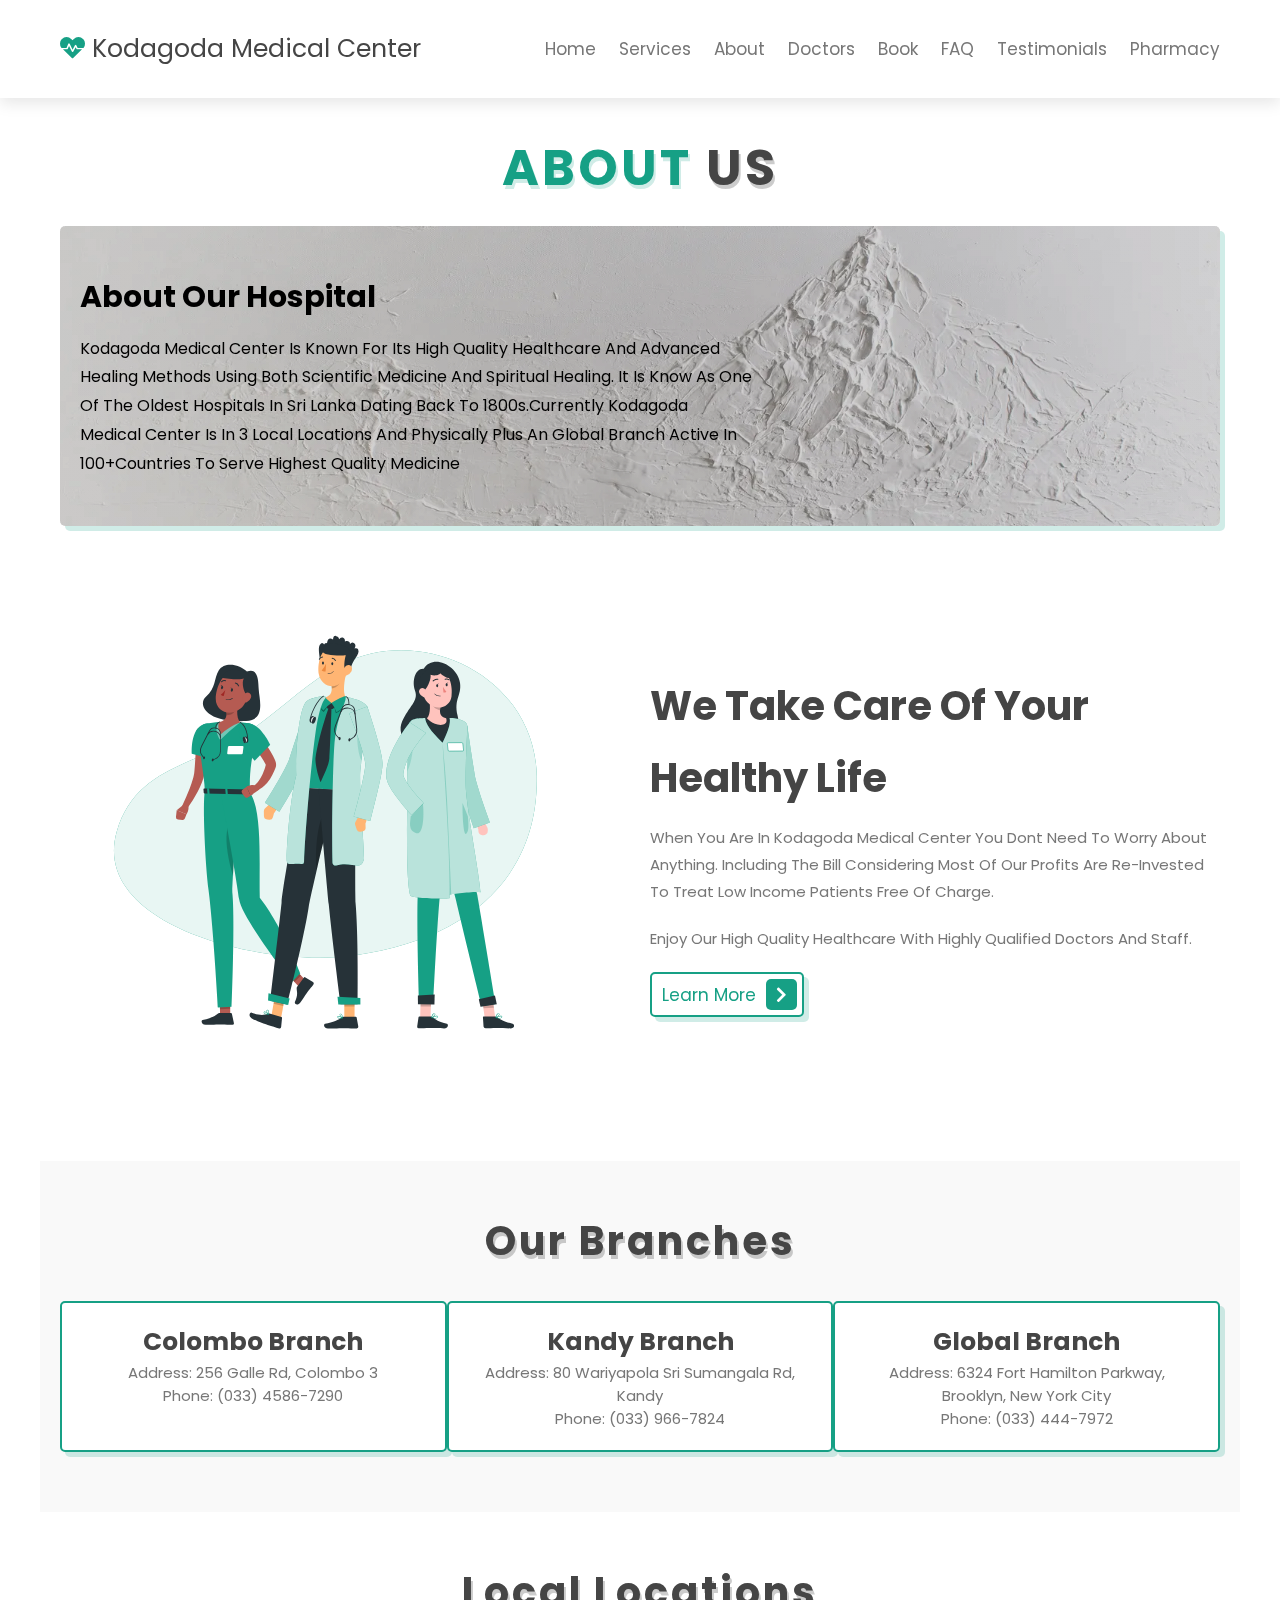
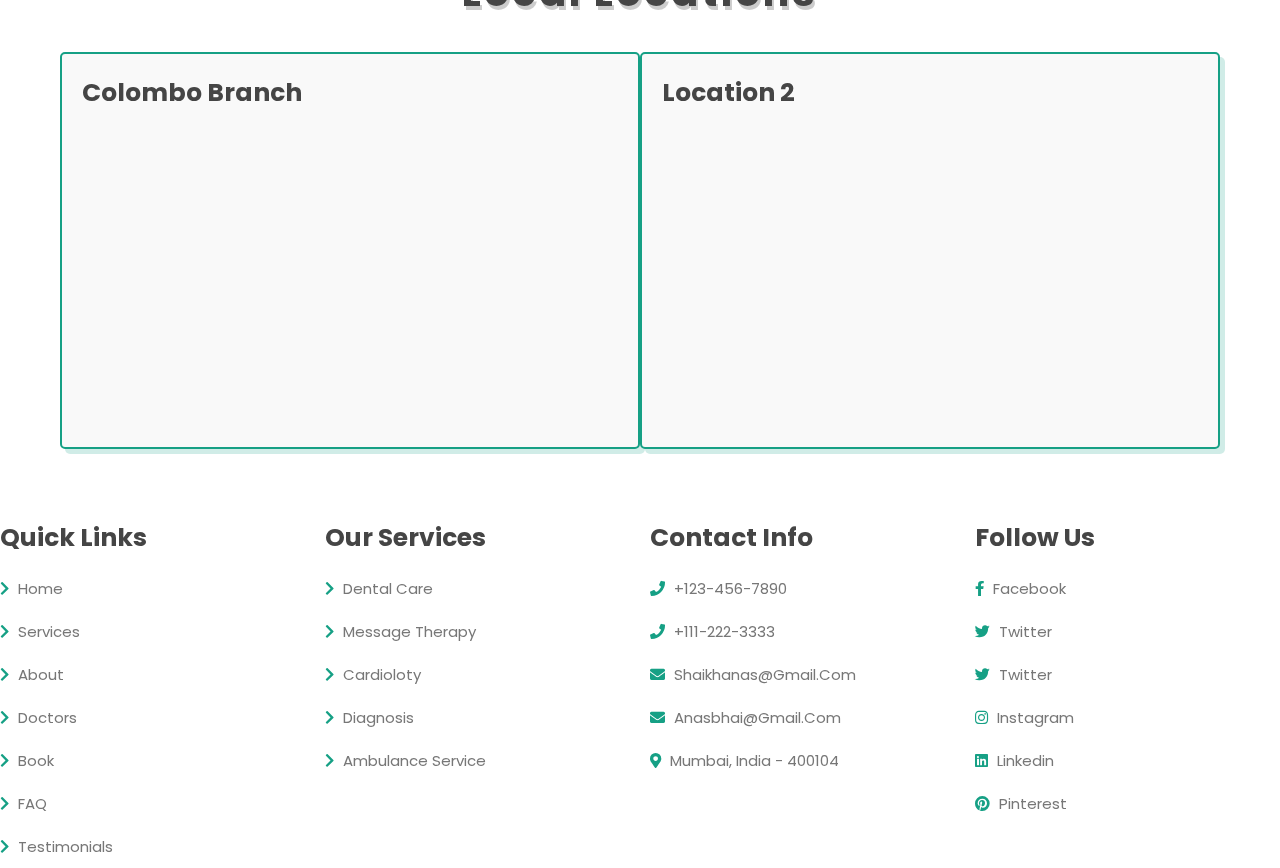
<file: aboutus.html>
<!DOCTYPE html>
<html lang="en">
<head>
    <meta charset="UTF-8">
    <meta http-equiv="X-UA-Compatible" content="IE=edge">
    <meta name="viewport" content="width=device-width, initial-scale=1.0">
    <title>Kodagoda Medical Center - About</title>
    <link rel="stylesheet" href="https://cdnjs.cloudflare.com/ajax/libs/font-awesome/5.15.4/css/all.min.css">
    <link rel="stylesheet" href="css/style.css">
</head>
<body>
    <header class="header">
        <header class="header">
            <section class="flex">
                <a href="#" class="logo"> <i class="fas fa-heartbeat"></i> Kodagoda Medical Center </a>
                <nav class="navbar">
                    <a href="index.html">Home</a>
                    <a href="services.html">Services</a>
                    <a href="aboutus.html">About</a>
                    <a href="doctors.html">Doctors</a>
                    <a href="consultation_reservation.html">Book</a>
                    <a href="FAQ.html">FAQ</a>
                    <a href="testimonials.html">testimonials</a>
                    <a href="pharmacy.html">Pharmacy</a>
                </nav>
                <div id="menu-btn" class="fas fa-bars"></div>
            </section>
        </header>
    </header>

    <section class="about" id="about">
        <h1 class="heading"> <span>About</span> Us </h1>
            <div class="intro-container">
                <div class="intro-content">
                    <h2>About our hospital</h2>
                    <p>Kodagoda medical center is known for its high quality healthcare and advanced healing methods using both scientific medicine and spiritual healing. It is know as one of the oldest hospitals in sri lanka dating back to 1800s.Currently kodagoda medical center is in 3 local locations and physically plus an global branch active in 100+countries to serve highest quality medicine</p>
                </div>
            </div>
    
        </div>
        <div class="row">
            <div class="image">
                <img src="image/about-img.svg" alt="">
            </div>
            <div class="content">
                <h3>We take care of your healthy life</h3>
                <p>When you are in kodagoda medical center you dont need to worry about anything. including the bill considering most of our profits are re-invested to treat low income patients free of charge.</p>
                <p>Enjoy our high quality healthcare with highly qualified doctors and staff.</p>
                <a href="#" class="btn"> Learn more <span class="fas fa-chevron-right"></span> </a>
            </div>
        </div>
    </section>
    <!-- Other Branches Section -->
<section class="branches">
    <div class="heading">
        <h2>Our Branches</h2>
    </div>
    <div class="branches-container">
        <div class="branch">
            <h3>Colombo branch</h3>
            <p>Address: 256 galle rd, Colombo 3</p>
            <p>Phone: (033) 4586-7290</p>
        </div>
        <div class="branch">
            <h3>Kandy branch</h3>
            <p>Address: 80 wariyapola sri sumangala rd, kandy</p>
            <p>Phone: (033) 966-7824</p>
        </div>
        <div class="branch">
            <h3>Global branch</h3>
            <p>Address: 6324 Fort hamilton parkway, Brooklyn, New york city</p>
            <p>Phone: (033) 444-7972</p>
        </div>
    </div>
</section>

<!-- Locations with Maps Section -->
<section class="locations">
    <div class="heading">
        <h2>Local Locations</h2>
    </div>
    <div class="locations-container">
        <div class="location">
            <h3>Colombo branch</h3>
            <iframe src="https://www.google.com/maps/embed?pb=!1m18!1m12!1m3!1d63320.41806366728!2d80.58458147199794!3d7.294628572996305!2m3!1f0!2f0!3f0!3m2!1i1024!2i768!4f13.1!3m3!1m2!1s0x3ae3687e673e9759%3A0x6f0785da74dc6b2e!2sGateway%20College%20Kandy!5e0!3m2!1sen!2slk!4v1726220964111!5m2!1sen!2slk" width="600" height="450" style="border:0;" allowfullscreen="" loading="lazy" referrerpolicy="no-referrer-when-downgrade"></iframe>
        </div>
        <div class="location">
            <h3>Location 2</h3>
            <iframe src="https://www.google.com/maps/embed?pb=!1m18!1m12!1m3!1d1013973.9444201015!2d78.63069534301765!3d6.910237756030123!2m3!1f0!2f0!3f0!3m2!1i1024!2i768!4f13.1!3m3!1m2!1s0x3ae2597e70524877%3A0xbf2c3ea8447569c6!2sSheraton%20Colombo%20Hotel!5e0!3m2!1sen!2slk!4v1726221010698!5m2!1sen!2slk" width="600" height="450" style="border:0;" allowfullscreen="" loading="lazy" referrerpolicy="no-referrer-when-downgrade"></iframe>
        </div>
    </div>
</section>


    <footer class="footer">
        <footer class="footer">
            <div class="box-container">
                <div class="box">
                    <h3>Quick links</h3>
                    <a href="index.html"> <i class="fas fa-chevron-right"></i> Home </a>
                    <a href="services.html"> <i class="fas fa-chevron-right"></i> Services </a>
                    <a href="aboutus.html"> <i class="fas fa-chevron-right"></i> About </a>
                    <a href="doctors.html"> <i class="fas fa-chevron-right"></i> Doctors </a>
                    <a href="consultation_reservation.html"> <i class="fas fa-chevron-right"></i> Book </a>
                    <a href="FAQ.html"> <i class="fas fa-chevron-right"></i> FAQ </a>
                    <a href="testimonials.html"> <i class="fas fa-chevron-right"></i> testimonials </a>
                </div>
                <div class="box">
                    <h3>our services</h3>
                    <a href="#"> <i class="fas fa-chevron-right"></i> dental care </a>
                    <a href="#"> <i class="fas fa-chevron-right"></i> message therapy </a>
                    <a href="#"> <i class="fas fa-chevron-right"></i> cardioloty </a>
                    <a href="#"> <i class="fas fa-chevron-right"></i> diagnosis </a>
                    <a href="#"> <i class="fas fa-chevron-right"></i> ambulance service </a>
                </div>
        
                <div class="box">
                    <h3>contact info</h3>
                    <a href="#"> <i class="fas fa-phone"></i> +123-456-7890 </a>
                    <a href="#"> <i class="fas fa-phone"></i> +111-222-3333 </a>
                    <a href="#"> <i class="fas fa-envelope"></i> shaikhanas@gmail.com </a>
                    <a href="#"> <i class="fas fa-envelope"></i> anasbhai@gmail.com </a>
                    <a href="#"> <i class="fas fa-map-marker-alt"></i> mumbai, india - 400104 </a>
                </div>
        
                <div class="box">
                    <h3>follow us</h3>
                    <a href="#"> <i class="fab fa-facebook-f"></i> facebook </a>
                    <a href="#"> <i class="fab fa-twitter"></i> twitter </a>
                    <a href="#"> <i class="fab fa-twitter"></i> twitter </a>
                    <a href="#"> <i class="fab fa-instagram"></i> instagram </a>
                    <a href="#"> <i class="fab fa-linkedin"></i> linkedin </a>
                    <a href="#"> <i class="fab fa-pinterest"></i> pinterest </a>
                </div>
        
            </div>
        
            
        
        </section>
    
        </footer>
    
    </footer>

    <script src="js/script.js"></script>
</body>
</html>
</file>
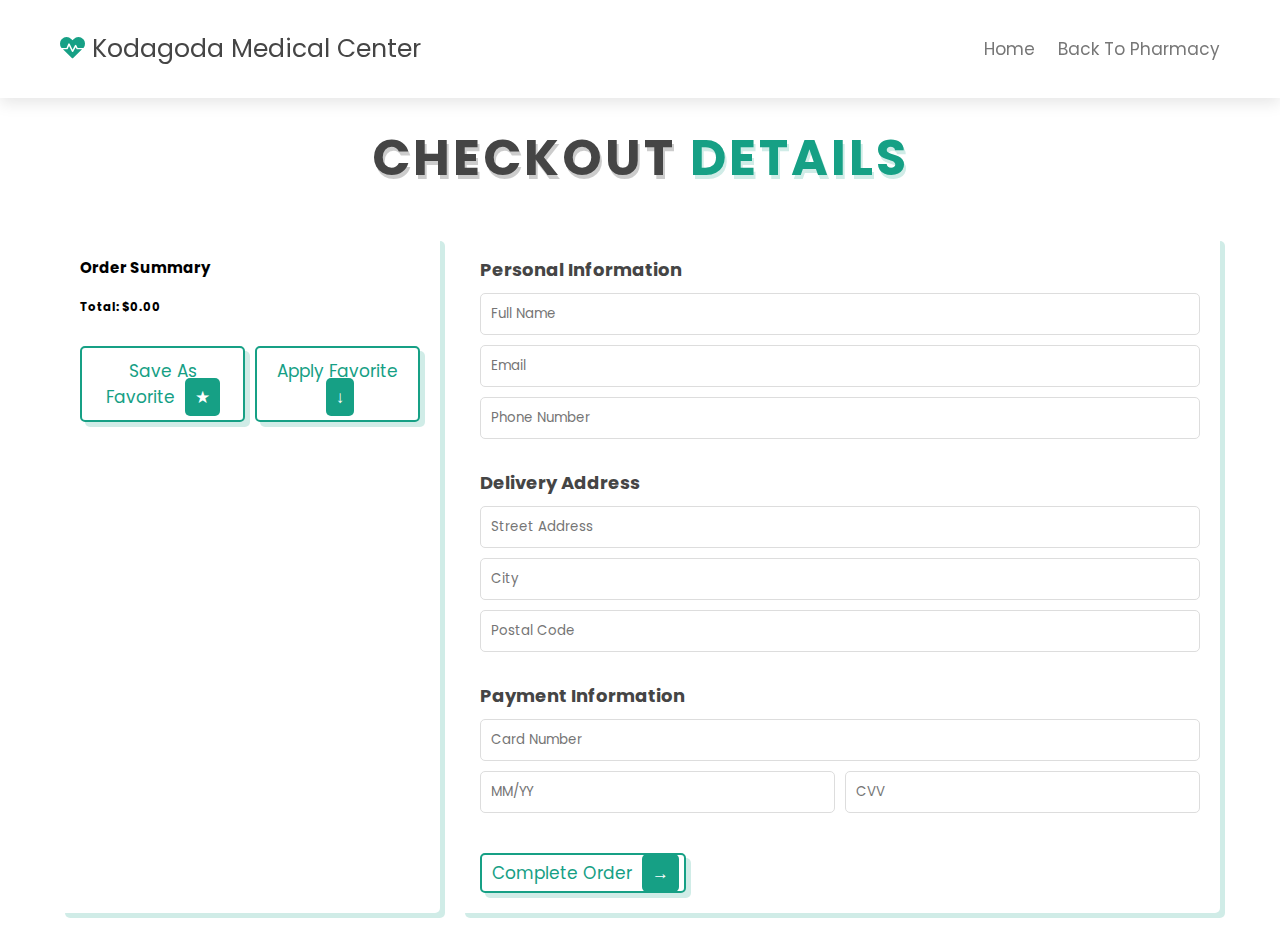
<file: checkout.html>
<!DOCTYPE html>
<html lang="en">
<head>
    <meta charset="UTF-8">
    <meta name="viewport" content="width=device-width, initial-scale=1.0">
    <title>Checkout - Kodagoda Medical Center</title>
    <link rel="stylesheet" href="https://cdnjs.cloudflare.com/ajax/libs/font-awesome/5.15.4/css/all.min.css">
    <link rel="stylesheet" href="css/style.css">
</head>
<body>
    <header class="header">
        <section class="flex">
            <a href="#" class="logo"> <i class="fas fa-heartbeat"></i> Kodagoda Medical Center </a>
            <nav class="navbar">
                <a href="index.html">Home</a>
                <a href="pharmacy.html">Back to Pharmacy</a>
            </nav>
        </section>
    </header>
    <div class="checkout-container">
        <h1 class="heading">Checkout <span>Details</span></h1>
        
        <div class="checkout-content">
            <div class="order-summary">
                <h2>Order Summary</h2>
                <div id="checkout-items"></div>
                <div class="total">
                    <h3>Total: $<span id="checkout-total">0</span></h3>
                </div>
                <div class="favorite-actions">
                    <button id="save-favorite" class="btn">Save as Favorite <span>★</span></button>
                    <button id="apply-favorite" class="btn">Apply Favorite <span>↓</span></button>
                </div>
            </div>
            <form id="checkout-form" class="checkout-form">
                <div class="form-section">
                    <h3>Personal Information</h3>
                    <input type="text" id="fullName" placeholder="Full Name" required>
                    <input type="email" id="email" placeholder="Email" required>
                    <input type="tel" id="phone" placeholder="Phone Number" required>
                </div>
                <div class="form-section">
                    <h3>Delivery Address</h3>
                    <input type="text" id="street" placeholder="Street Address" required>
                    <input type="text" id="city" placeholder="City" required>
                    <input type="text" id="postal" placeholder="Postal Code" required>
                </div>
                <div class="form-section">
                    <h3>Payment Information</h3>
                    <input type="text" id="cardNumber" placeholder="Card Number" required>
                    <div class="card-details">
                        <input type="text" id="expiry" placeholder="MM/YY" required>
                        <input type="text" id="cvv" placeholder="CVV" required>
                    </div>
                </div>
                <button type="submit" class="btn">Complete Order <span>→</span></button>
            </form>
        </div>
    </div>
    <script src="js/checkout.js"></script>
</body>
</html>
</file>
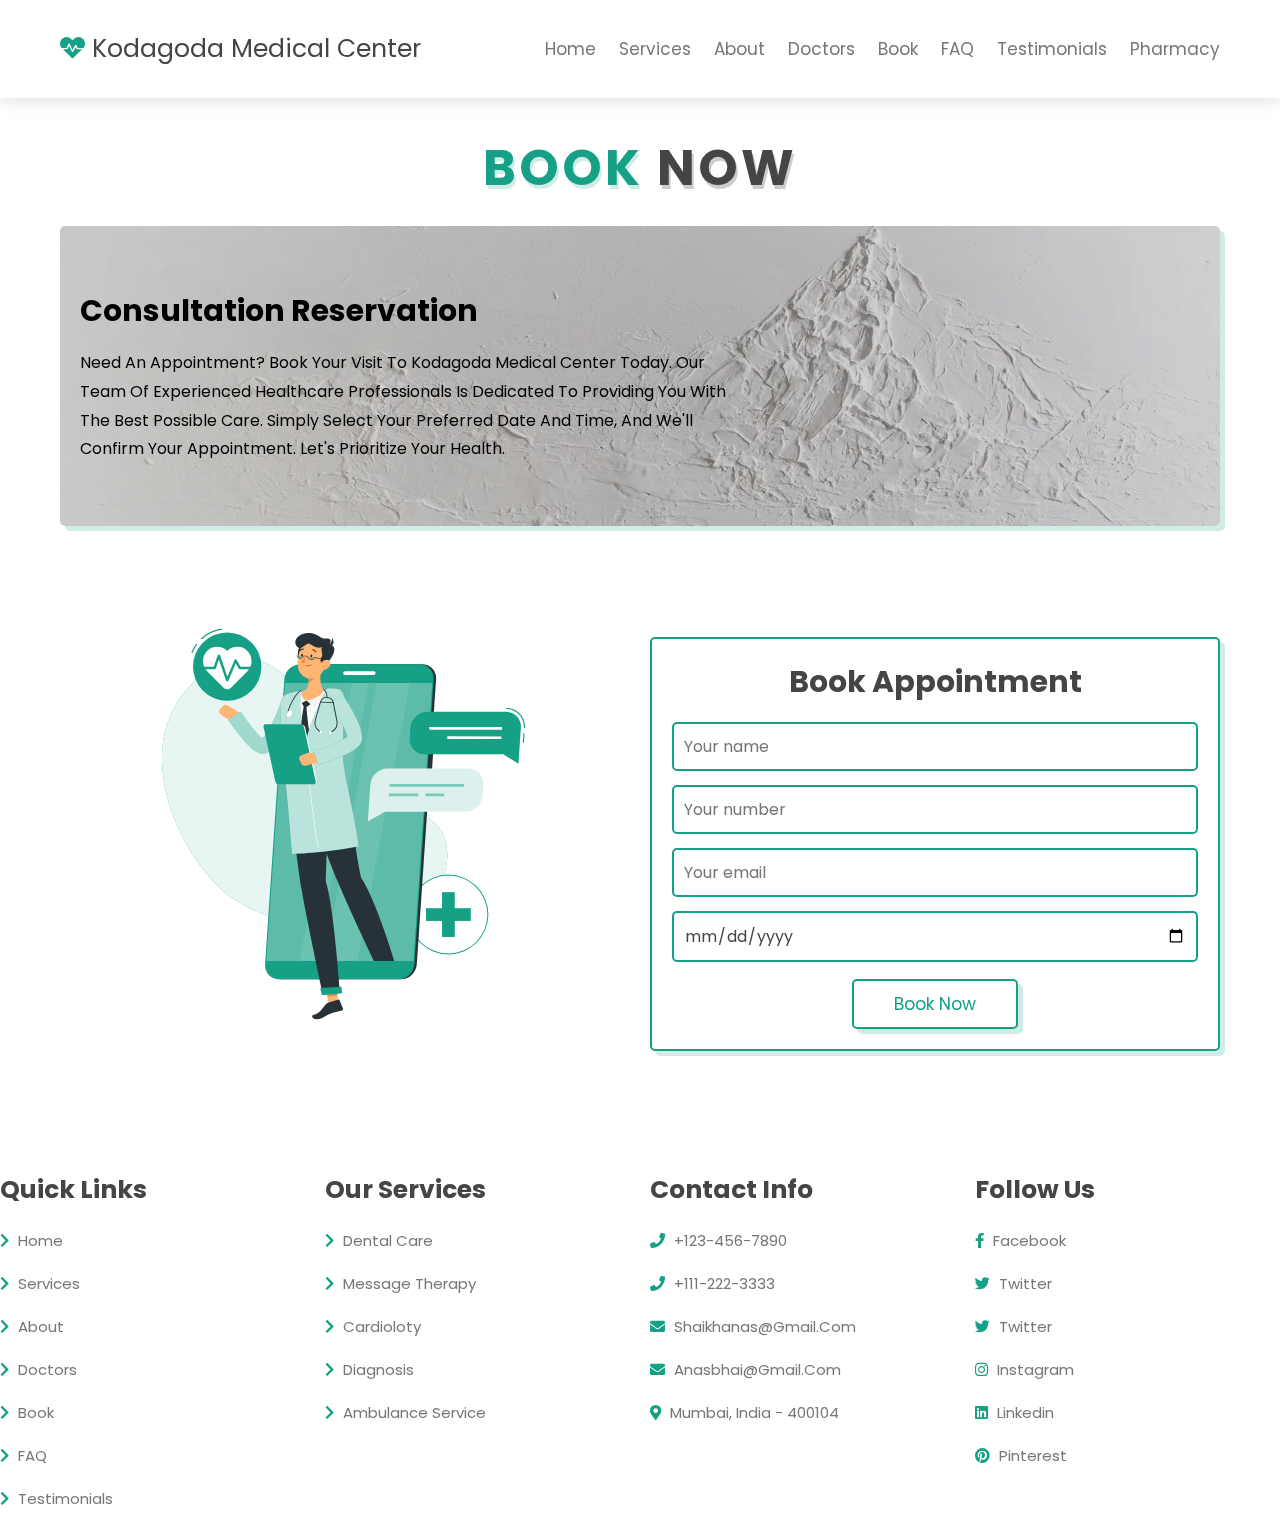
<file: consultation_reservation.html>
<!DOCTYPE html>
<html lang="en">
<head>
    <meta charset="UTF-8">
    <meta http-equiv="X-UA-Compatible" content="IE=edge">
    <meta name="viewport" content="width=device-width, initial-scale=1.0">
    <title>Kodagoda Medical Center - Book Appointment</title>
    <link rel="stylesheet" href="https://cdnjs.cloudflare.com/ajax/libs/font-awesome/5.15.4/css/all.min.css">
    <link rel="stylesheet" href="css/style.css">
</head>
<body>
    
        <header class="header">
            <header class="header">
                <section class="flex">
                    <a href="#" class="logo"> <i class="fas fa-heartbeat"></i> Kodagoda Medical Center </a>
                    <nav class="navbar">
                        <a href="index.html">Home</a>
                        <a href="services.html">Services</a>
                        <a href="aboutus.html">About</a>
                        <a href="doctors.html">Doctors</a>
                        <a href="consultation_reservation.html">Book</a>
                        <a href="FAQ.html">FAQ</a>
                        <a href="testimonials.html">testimonials</a>
                        <a href="pharmacy.html">Pharmacy</a>
                    </nav>
                    <div id="menu-btn" class="fas fa-bars"></div>
                </section>
            </header>
        </header>
    
    
    <section class="book" id="book">
        <h1 class="heading"> <span>Book</span> Now </h1>    
        <div class="intro-container">
            <div class="intro-content">
                <h2>Consultation reservation</h2>
                <p>Need an appointment? Book your visit to Kodagoda Medical Center today. Our team of experienced healthcare professionals is dedicated to providing you with the best possible care. Simply select your preferred date and time, and we'll confirm your appointment. Let's prioritize your health.</p>
            </div>
        </div>

        
        <div class="row">
            <div class="image">
                <img src="image/book-img.svg" alt="">
            </div>
            <form action="">
                <h3>Book Appointment</h3>
                <input type="text" placeholder="Your name" class="box">
                <input type="number" placeholder="Your number" class="box">
                <input type="email" placeholder="Your email" class="box">
                <input type="date" class="box">
                <input type="submit" value="Book Now" class="btn">
            </form>
        </div>
    </section>

    <footer class="footer">
        <footer class="footer">
            <div class="box-container">
                <div class="box">
                    <h3>Quick links</h3>
                    <a href="index.html"> <i class="fas fa-chevron-right"></i> Home </a>
                    <a href="services.html"> <i class="fas fa-chevron-right"></i> Services </a>
                    <a href="aboutus.html"> <i class="fas fa-chevron-right"></i> About </a>
                    <a href="doctors.html"> <i class="fas fa-chevron-right"></i> Doctors </a>
                    <a href="consultation_reservation.html"> <i class="fas fa-chevron-right"></i> Book </a>
                    <a href="FAQ.html"> <i class="fas fa-chevron-right"></i> FAQ </a>
                    <a href="testimonials.html"> <i class="fas fa-chevron-right"></i> testimonials </a>
                </div>
                <div class="box">
                    <h3>our services</h3>
                    <a href="#"> <i class="fas fa-chevron-right"></i> dental care </a>
                    <a href="#"> <i class="fas fa-chevron-right"></i> message therapy </a>
                    <a href="#"> <i class="fas fa-chevron-right"></i> cardioloty </a>
                    <a href="#"> <i class="fas fa-chevron-right"></i> diagnosis </a>
                    <a href="#"> <i class="fas fa-chevron-right"></i> ambulance service </a>
                </div>
        
                <div class="box">
                    <h3>contact info</h3>
                    <a href="#"> <i class="fas fa-phone"></i> +123-456-7890 </a>
                    <a href="#"> <i class="fas fa-phone"></i> +111-222-3333 </a>
                    <a href="#"> <i class="fas fa-envelope"></i> shaikhanas@gmail.com </a>
                    <a href="#"> <i class="fas fa-envelope"></i> anasbhai@gmail.com </a>
                    <a href="#"> <i class="fas fa-map-marker-alt"></i> mumbai, india - 400104 </a>
                </div>
        
                <div class="box">
                    <h3>follow us</h3>
                    <a href="#"> <i class="fab fa-facebook-f"></i> facebook </a>
                    <a href="#"> <i class="fab fa-twitter"></i> twitter </a>
                    <a href="#"> <i class="fab fa-twitter"></i> twitter </a>
                    <a href="#"> <i class="fab fa-instagram"></i> instagram </a>
                    <a href="#"> <i class="fab fa-linkedin"></i> linkedin </a>
                    <a href="#"> <i class="fab fa-pinterest"></i> pinterest </a>
                </div>
        
            </div>
        
            
        
        </section>
    
        </footer>
    
    </footer>

    <script src="js/script.js"></script>
</body>
</html>
</file>
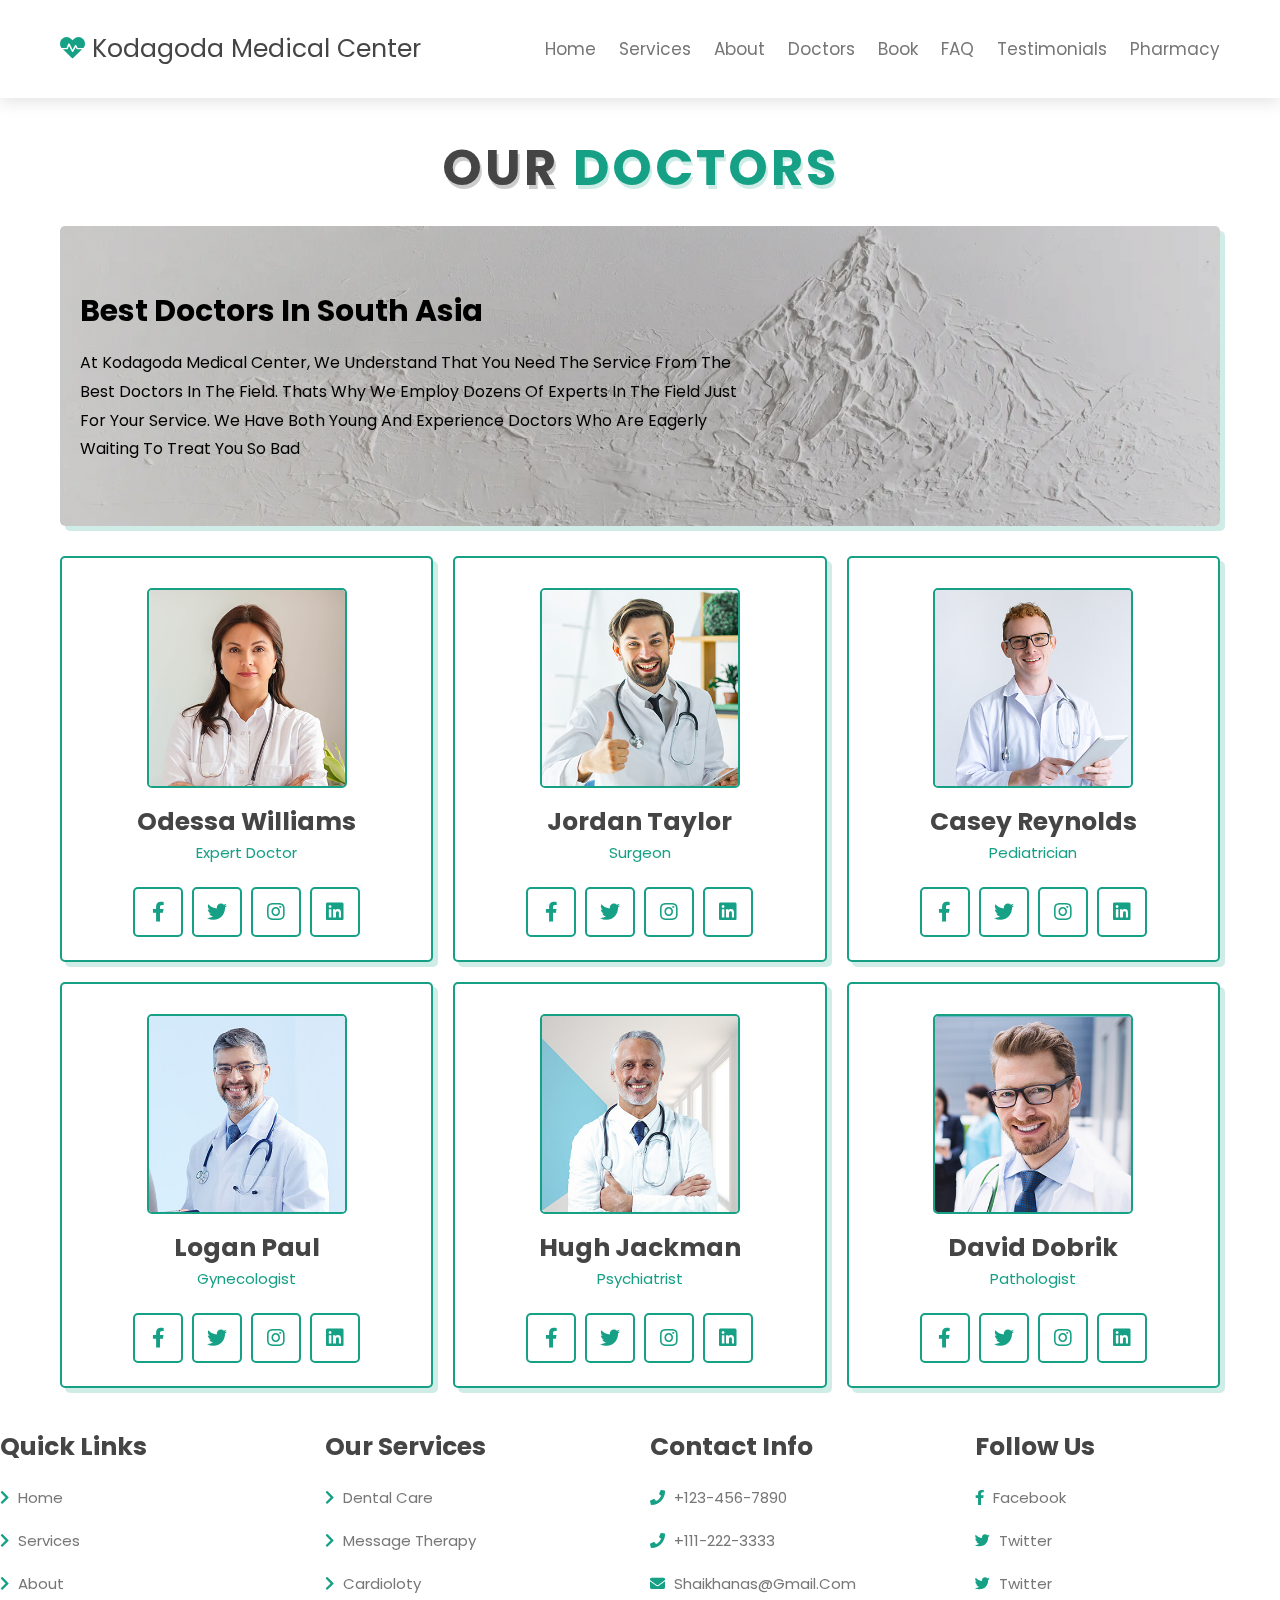
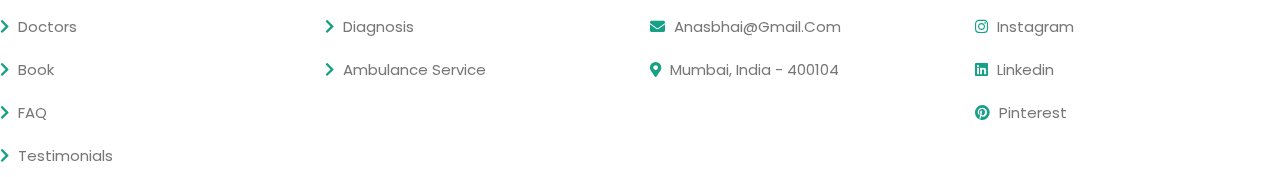
<file: doctors.html>
<!DOCTYPE html>
<html lang="en">
<head>
    <meta charset="UTF-8">
    <meta http-equiv="X-UA-Compatible" content="IE=edge">
    <meta name="viewport" content="width=device-width, initial-scale=1.0">
    <title>Kodagoda Medical Center - Doctors</title>
    <link rel="stylesheet" href="https://cdnjs.cloudflare.com/ajax/libs/font-awesome/5.15.4/css/all.min.css">
    <link rel="stylesheet" href="css/style.css">
</head>
<body>
    <header class="header"></header>
        <header class="header">
            <section class="flex">
                <a href="#" class="logo"> <i class="fas fa-heartbeat"></i> Kodagoda Medical Center </a>
                <nav class="navbar">
                    <a href="index.html">Home</a>
                    <a href="services.html">Services</a>
                    <a href="aboutus.html">About</a>
                    <a href="doctors.html">Doctors</a>
                    <a href="consultation_reservation.html">Book</a>
                    <a href="FAQ.html">FAQ</a>
                    <a href="testimonials.html">testimonials</a>
                    <a href="pharmacy.html">Pharmacy</a>
                </nav>
                <div id="menu-btn" class="fas fa-bars"></div>
            </section>
        </header>
    </header>

    <div class="even-container">
        <section class="doctors" id="doctors">
            <h1 class="heading"> Our <span>Doctors</span> </h1>
            <div class="intro-container">
                <div class="intro-content">
                    <h2>Best Doctors in south asia</h2>
                    <p>At Kodagoda Medical Center, we understand that you need the service from the best Doctors in the field. Thats why we employ dozens of experts in the field just for your service. We have both young and experience doctors who are eagerly waiting to treat you so bad</p>
                </div>
            </div>
    
            <div class="box-container">
                <div class="box">
                    <img src="image/doc-1.jpg" alt="">
                    <h3>odessa williams</h3>
                    <span>Expert Doctor</span>
                    <div class="share">
                        <a href="#" class="fab fa-facebook-f"></a>
                        <a href="#" class="fab fa-twitter"></a>
                        <a href="#" class="fab fa-instagram"></a>
                        <a href="#" class="fab fa-linkedin"></a>
                    </div>
                </div>
                <div class="box">
                    <img src="image/doc-2.jpg" alt="">
                    <h3>Jordan Taylor

                    </h3>
                    <span>Surgeon</span>
                    <div class="share">
                        <a href="#" class="fab fa-facebook-f"></a>
                        <a href="#" class="fab fa-twitter"></a>
                        <a href="#" class="fab fa-instagram"></a>
                        <a href="#" class="fab fa-linkedin"></a>
                    </div>
                </div>
        
                <div class="box">
                    <img src="image/doc-3.jpg" alt="">
                    <h3>Casey Reynolds</h3>
                    <span>pediatrician</span>
                    <div class="share">
                        <a href="#" class="fab fa-facebook-f"></a>
                        <a href="#" class="fab fa-twitter"></a>
                        <a href="#" class="fab fa-instagram"></a>
                        <a href="#" class="fab fa-linkedin"></a>
                    </div>
                </div>
        
                <div class="box">
                    <img src="image/doc-4.jpg" alt="">
                    <h3>logan paul</h3>
                    <span>gynecologist</span>
                    <div class="share">
                        <a href="#" class="fab fa-facebook-f"></a>
                        <a href="#" class="fab fa-twitter"></a>
                        <a href="#" class="fab fa-instagram"></a>
                        <a href="#" class="fab fa-linkedin"></a>
                    </div>
                </div>
        
                <div class="box">
                    <img src="image/doc-5.jpg" alt="">
                    <h3>hugh jackman</h3>
                    <span>psychiatrist</span>
                    <div class="share">
                        <a href="#" class="fab fa-facebook-f"></a>
                        <a href="#" class="fab fa-twitter"></a>
                        <a href="#" class="fab fa-instagram"></a>
                        <a href="#" class="fab fa-linkedin"></a>
                    </div>
                </div>
        
                <div class="box">
                    <img src="image/doc-6.jpg" alt="">
                    <h3>david dobrik</h3>
                    <span>pathologist</span>
                    <div class="share">
                        <a href="#" class="fab fa-facebook-f"></a>
                        <a href="#" class="fab fa-twitter"></a>
                        <a href="#" class="fab fa-instagram"></a>
                        <a href="#" class="fab fa-linkedin"></a>
                    </div>
                </div>
            </div>
        </section>
    </div>

    <footer class="footer">
        <footer class="footer">
            <div class="box-container">
                <div class="box">
                    <h3>Quick links</h3>
                    <a href="index.html"> <i class="fas fa-chevron-right"></i> Home </a>
                    <a href="services.html"> <i class="fas fa-chevron-right"></i> Services </a>
                    <a href="aboutus.html"> <i class="fas fa-chevron-right"></i> About </a>
                    <a href="doctors.html"> <i class="fas fa-chevron-right"></i> Doctors </a>
                    <a href="consultation_reservation.html"> <i class="fas fa-chevron-right"></i> Book </a>
                    <a href="FAQ.html"> <i class="fas fa-chevron-right"></i> FAQ </a>
                    <a href="testimonials.html"> <i class="fas fa-chevron-right"></i> testimonials </a>
                </div>
                <div class="box">
                    <h3>our services</h3>
                    <a href="#"> <i class="fas fa-chevron-right"></i> dental care </a>
                    <a href="#"> <i class="fas fa-chevron-right"></i> message therapy </a>
                    <a href="#"> <i class="fas fa-chevron-right"></i> cardioloty </a>
                    <a href="#"> <i class="fas fa-chevron-right"></i> diagnosis </a>
                    <a href="#"> <i class="fas fa-chevron-right"></i> ambulance service </a>
                </div>
        
                <div class="box">
                    <h3>contact info</h3>
                    <a href="#"> <i class="fas fa-phone"></i> +123-456-7890 </a>
                    <a href="#"> <i class="fas fa-phone"></i> +111-222-3333 </a>
                    <a href="#"> <i class="fas fa-envelope"></i> shaikhanas@gmail.com </a>
                    <a href="#"> <i class="fas fa-envelope"></i> anasbhai@gmail.com </a>
                    <a href="#"> <i class="fas fa-map-marker-alt"></i> mumbai, india - 400104 </a>
                </div>
        
                <div class="box">
                    <h3>follow us</h3>
                    <a href="#"> <i class="fab fa-facebook-f"></i> facebook </a>
                    <a href="#"> <i class="fab fa-twitter"></i> twitter </a>
                    <a href="#"> <i class="fab fa-twitter"></i> twitter </a>
                    <a href="#"> <i class="fab fa-instagram"></i> instagram </a>
                    <a href="#"> <i class="fab fa-linkedin"></i> linkedin </a>
                    <a href="#"> <i class="fab fa-pinterest"></i> pinterest </a>
                </div>
        
            </div>
        
            
        
        </section>
    
        </footer>
    
    </footer>
    <script src="js/script.js"></script>
</body>
</html>
</file>
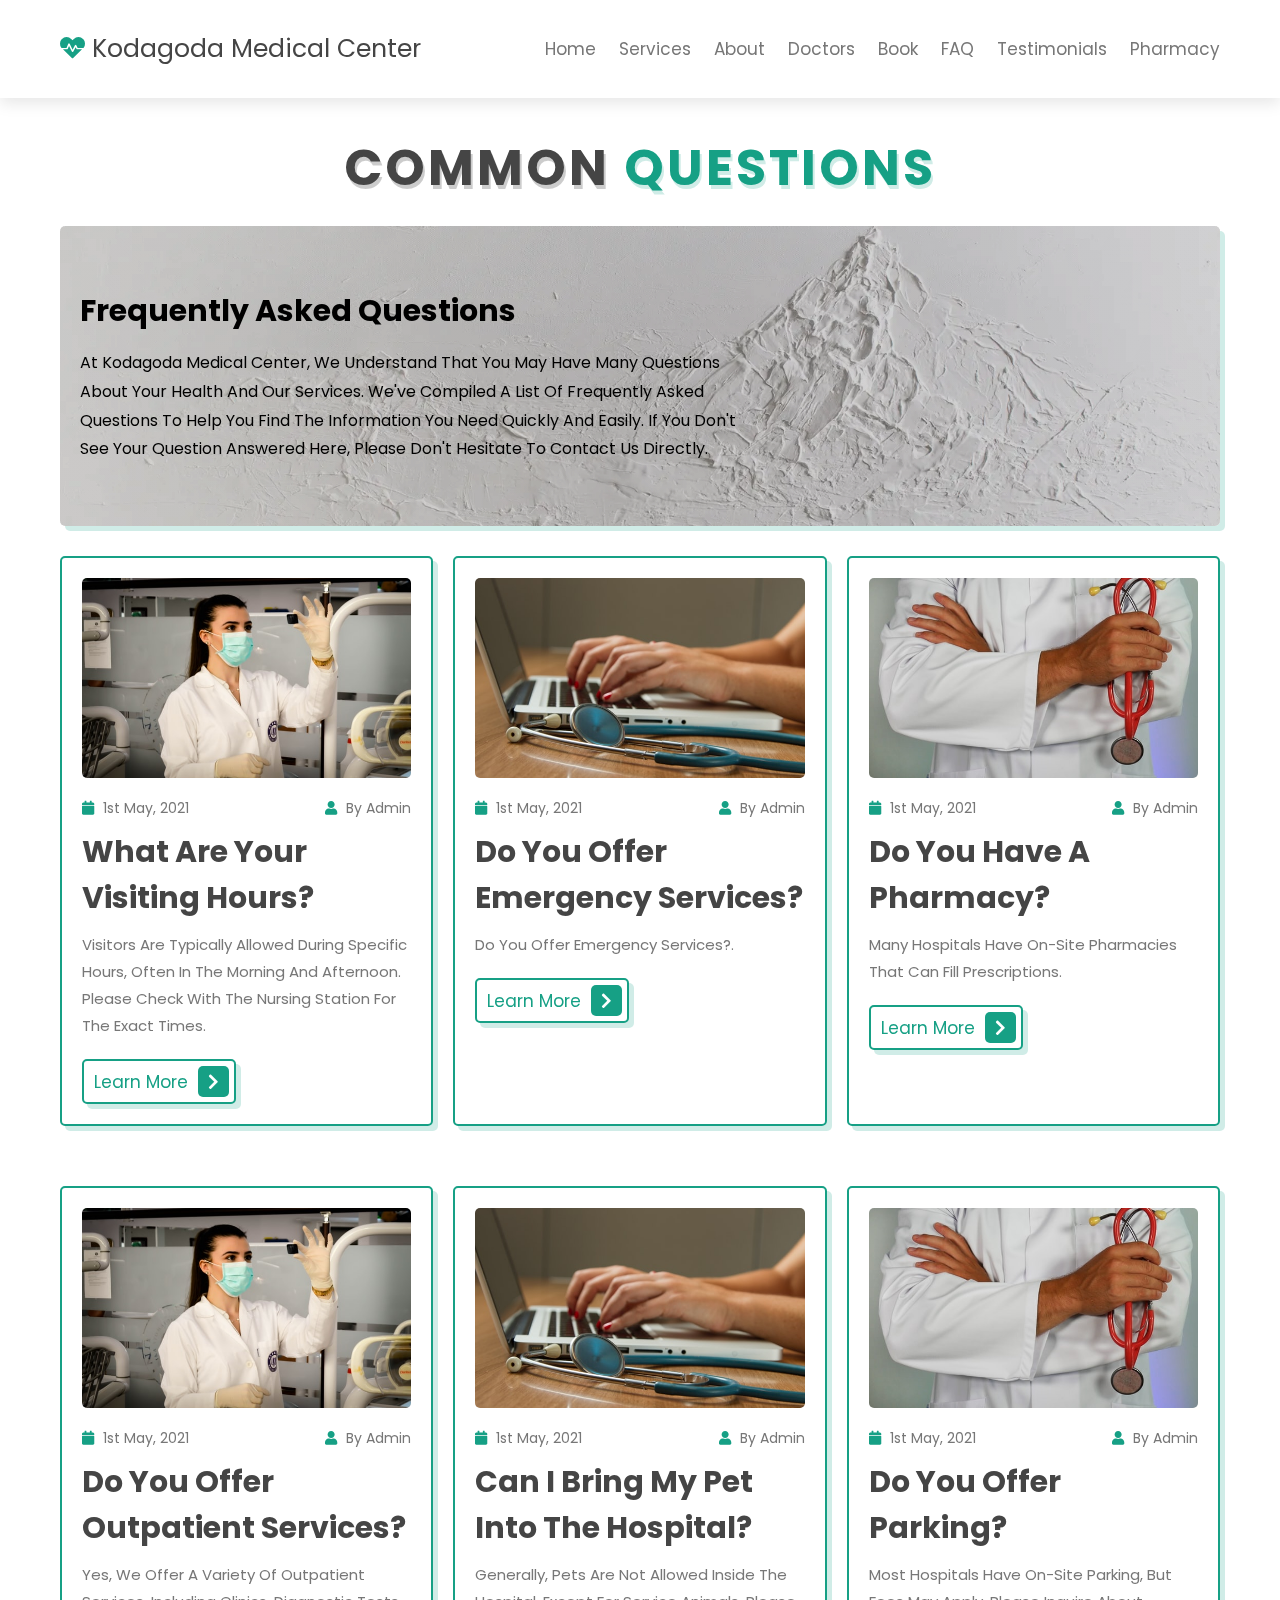
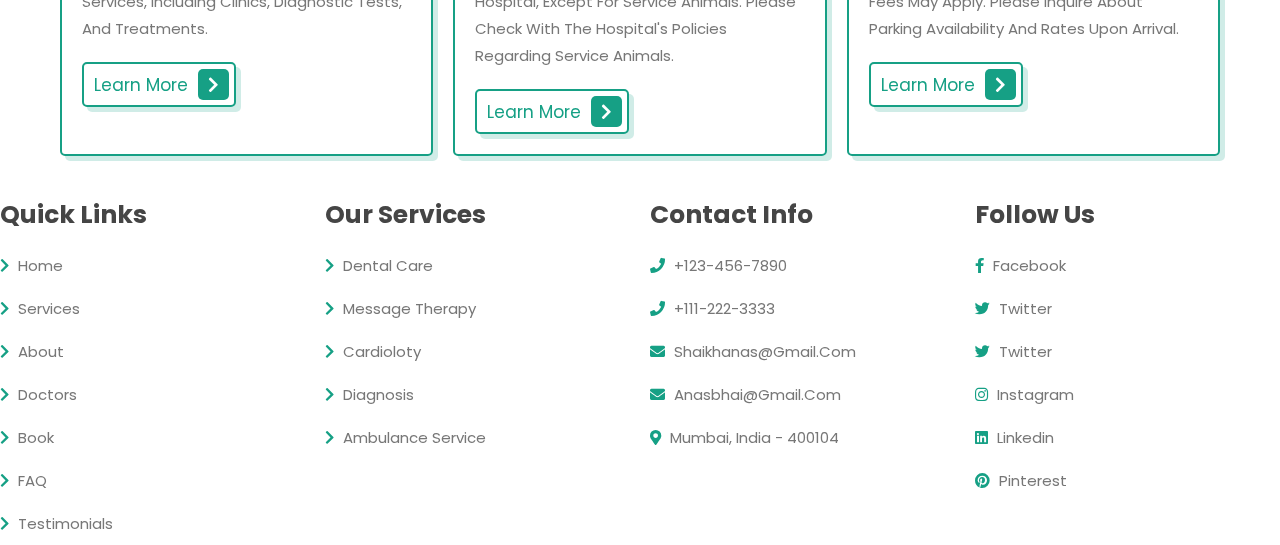
<file: FAQ.html>
<!DOCTYPE html>
<html lang="en">
<head>
    <meta charset="UTF-8">
    <meta http-equiv="X-UA-Compatible" content="IE=edge">
    <meta name="viewport" content="width=device-width, initial-scale=1.0">
    <title>Kodagoda Medical Center - Blogs</title>
    <link rel="stylesheet" href="https://cdnjs.cloudflare.com/ajax/libs/font-awesome/5.15.4/css/all.min.css">
    <link rel="stylesheet" href="css/style.css">
</head>
<body>
    <header class="header"></header>
        <header class="header">
            <section class="flex">
                <a href="#" class="logo"> <i class="fas fa-heartbeat"></i> Kodagoda Medical Center </a>
                <nav class="navbar">
                    <a href="index.html">Home</a>
                    <a href="services.html">Services</a>
                    <a href="aboutus.html">About</a>
                    <a href="doctors.html">Doctors</a>
                    <a href="consultation_reservation.html">Book</a>
                    <a href="FAQ.html">FAQ</a>
                    <a href="testimonials.html">testimonials</a>
                    <a href="pharmacy.html">Pharmacy</a>
                </nav>
                <div id="menu-btn" class="fas fa-bars"></div>
            </section>
        </header>
    </header>

    <section class="blogs" id="blogs">
        <h1 class="heading"> Common <span>Questions</span> </h1>
        <div class="intro-container">
            <div class="intro-content">
                <h2>Frequently Asked Questions</h2>
                <p>At Kodagoda Medical Center, we understand that you may have many questions about your health and our services. We've compiled a list of frequently asked questions to help you find the information you need quickly and easily. If you don't see your question answered here, please don't hesitate to contact us directly.</p>
            </div>
        </div>

        <div class="box-container">
            <div class="box">
                <div class="image">
                    <img src="image/blog-1.jpg" alt="">
                </div>
                <div class="content">
                    <div class="icon">
                        <a href="#"> <i class="fas fa-calendar"></i> 1st May, 2021 </a>
                        <a href="#"> <i class="fas fa-user"></i> by admin </a>
                    </div>
                    <h3>What are your visiting hours?</h3>
                    <p>Visitors are typically allowed during specific hours, often in the morning and afternoon. Please check with the nursing station for the exact times.</p>
                    <a href="#" class="btn"> Learn more <span class="fas fa-chevron-right"></span> </a>
                </div>
            </div>
            <div class="box">
                <div class="image">
                    <img src="image/blog-2.jpg" alt="">
                </div>
                <div class="content">
                    <div class="icon">
                        <a href="#"> <i class="fas fa-calendar"></i> 1st may, 2021 </a>
                        <a href="#"> <i class="fas fa-user"></i> by admin </a>
                    </div>
                    <h3>Do you offer emergency services?</h3>
                    <p>Do you offer emergency services?.</p>
                    <a href="#" class="btn"> learn more <span class="fas fa-chevron-right"></span> </a>
                </div>
            </div>
    
            <div class="box">
                <div class="image">
                    <img src="image/blog-3.jpg" alt="">
                </div>
                <div class="content">
                    <div class="icon">
                        <a href="#"> <i class="fas fa-calendar"></i> 1st may, 2021 </a>
                        <a href="#"> <i class="fas fa-user"></i> by admin </a>
                    </div>
                    <h3>Do you have a pharmacy?</h3>
                    <p>Many hospitals have on-site pharmacies that can fill prescriptions.</p>
                    <a href="#" class="btn"> learn more <span class="fas fa-chevron-right"></span> </a>
                </div>
        </div>
    </section>
    <section class="blogs" id="blogs">
        
        <div class="box-container">
            <div class="box">
                <div class="image">
                    <img src="image/blog-1.jpg" alt="">
                </div>
                <div class="content">
                    <div class="icon">
                        <a href="#"> <i class="fas fa-calendar"></i> 1st May, 2021 </a>
                        <a href="#"> <i class="fas fa-user"></i> by admin </a>
                    </div>
                    <h3>Do you offer outpatient services?</h3>
                    <p>Yes, we offer a variety of outpatient services, including clinics, diagnostic tests, and treatments.</p>
                    <a href="#" class="btn"> Learn more <span class="fas fa-chevron-right"></span> </a>
                </div>
            </div>
            <div class="box">
                <div class="image">
                    <img src="image/blog-2.jpg" alt="">
                </div>
                <div class="content">
                    <div class="icon">
                        <a href="#"> <i class="fas fa-calendar"></i> 1st may, 2021 </a>
                        <a href="#"> <i class="fas fa-user"></i> by admin </a>
                    </div>
                    <h3>Can I bring my pet into the hospital?</h3>
                    <p>Generally, pets are not allowed inside the hospital, except for service animals. Please check with the hospital's policies regarding service animals.</p>
                    <a href="#" class="btn"> learn more <span class="fas fa-chevron-right"></span> </a>
                </div>
            </div>
    
            <div class="box">
                <div class="image">
                    <img src="image/blog-3.jpg" alt="">
                </div>
                <div class="content">
                    <div class="icon">
                        <a href="#"> <i class="fas fa-calendar"></i> 1st may, 2021 </a>
                        <a href="#"> <i class="fas fa-user"></i> by admin </a>
                    </div>
                    <h3>Do you offer parking?</h3>
                    <p>Most hospitals have on-site parking, but fees may apply. Please inquire about parking availability and rates upon arrival.</p>
                    <a href="#" class="btn"> learn more <span class="fas fa-chevron-right"></span> </a>
                </div>
        </div>
    </section>

    <footer class="footer">
        <footer class="footer">
            <footer class="footer">
                <div class="box-container">
                    <div class="box">
                        <h3>Quick links</h3>
                        <a href="index.html"> <i class="fas fa-chevron-right"></i> Home </a>
                        <a href="services.html"> <i class="fas fa-chevron-right"></i> Services </a>
                        <a href="aboutus.html"> <i class="fas fa-chevron-right"></i> About </a>
                        <a href="doctors.html"> <i class="fas fa-chevron-right"></i> Doctors </a>
                        <a href="consultation_reservation.html"> <i class="fas fa-chevron-right"></i> Book </a>
                        <a href="FAQ.html"> <i class="fas fa-chevron-right"></i> FAQ </a>
                        <a href="testimonials.html"> <i class="fas fa-chevron-right"></i> testimonials </a>
                    </div>
                    <div class="box">
                        <h3>our services</h3>
                        <a href="#"> <i class="fas fa-chevron-right"></i> dental care </a>
                        <a href="#"> <i class="fas fa-chevron-right"></i> message therapy </a>
                        <a href="#"> <i class="fas fa-chevron-right"></i> cardioloty </a>
                        <a href="#"> <i class="fas fa-chevron-right"></i> diagnosis </a>
                        <a href="#"> <i class="fas fa-chevron-right"></i> ambulance service </a>
                    </div>
            
                    <div class="box">
                        <h3>contact info</h3>
                        <a href="#"> <i class="fas fa-phone"></i> +123-456-7890 </a>
                        <a href="#"> <i class="fas fa-phone"></i> +111-222-3333 </a>
                        <a href="#"> <i class="fas fa-envelope"></i> shaikhanas@gmail.com </a>
                        <a href="#"> <i class="fas fa-envelope"></i> anasbhai@gmail.com </a>
                        <a href="#"> <i class="fas fa-map-marker-alt"></i> mumbai, india - 400104 </a>
                    </div>
            
                    <div class="box">
                        <h3>follow us</h3>
                        <a href="#"> <i class="fab fa-facebook-f"></i> facebook </a>
                        <a href="#"> <i class="fab fa-twitter"></i> twitter </a>
                        <a href="#"> <i class="fab fa-twitter"></i> twitter </a>
                        <a href="#"> <i class="fab fa-instagram"></i> instagram </a>
                        <a href="#"> <i class="fab fa-linkedin"></i> linkedin </a>
                        <a href="#"> <i class="fab fa-pinterest"></i> pinterest </a>
                    </div>
            
                </div>
            
                
            
            </section>
        
            </footer>
        
        </footer>
    </footer>

    <script src="js/script.js"></script>
</body>
</html>
</file>
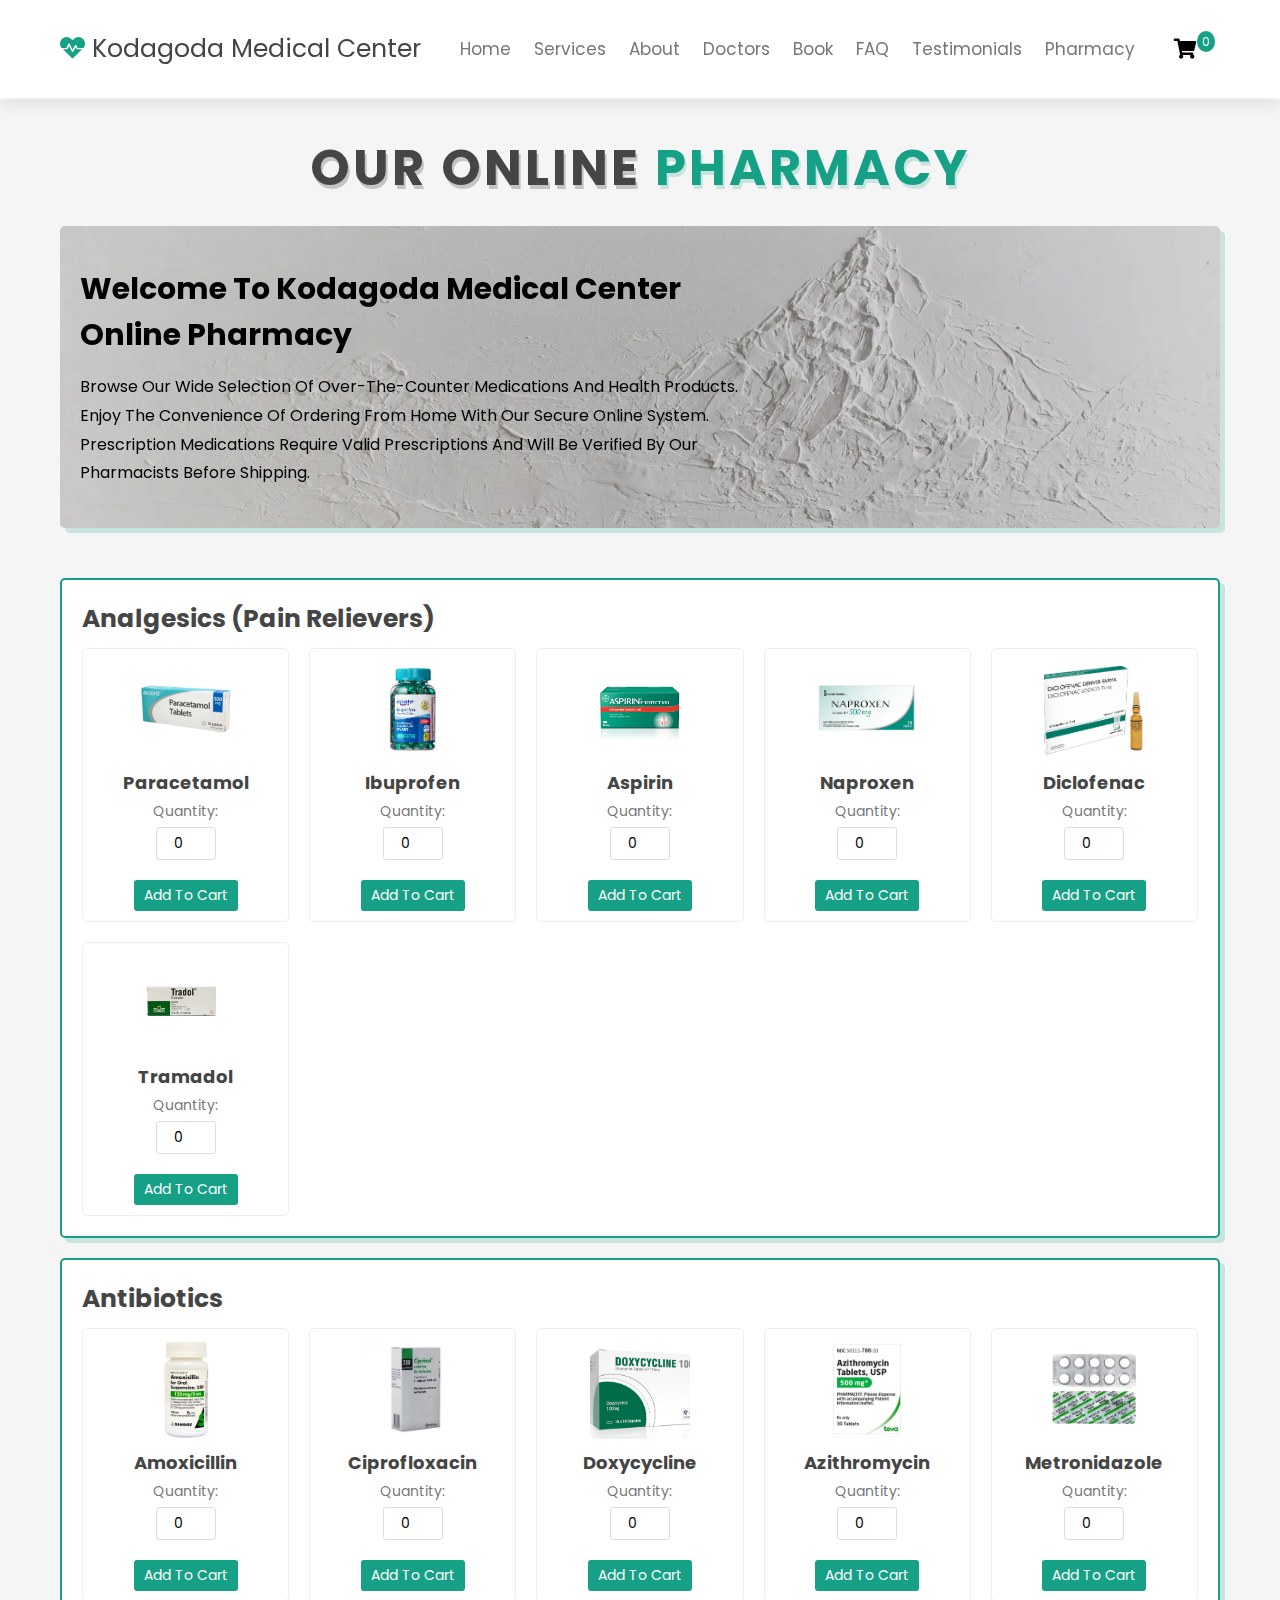
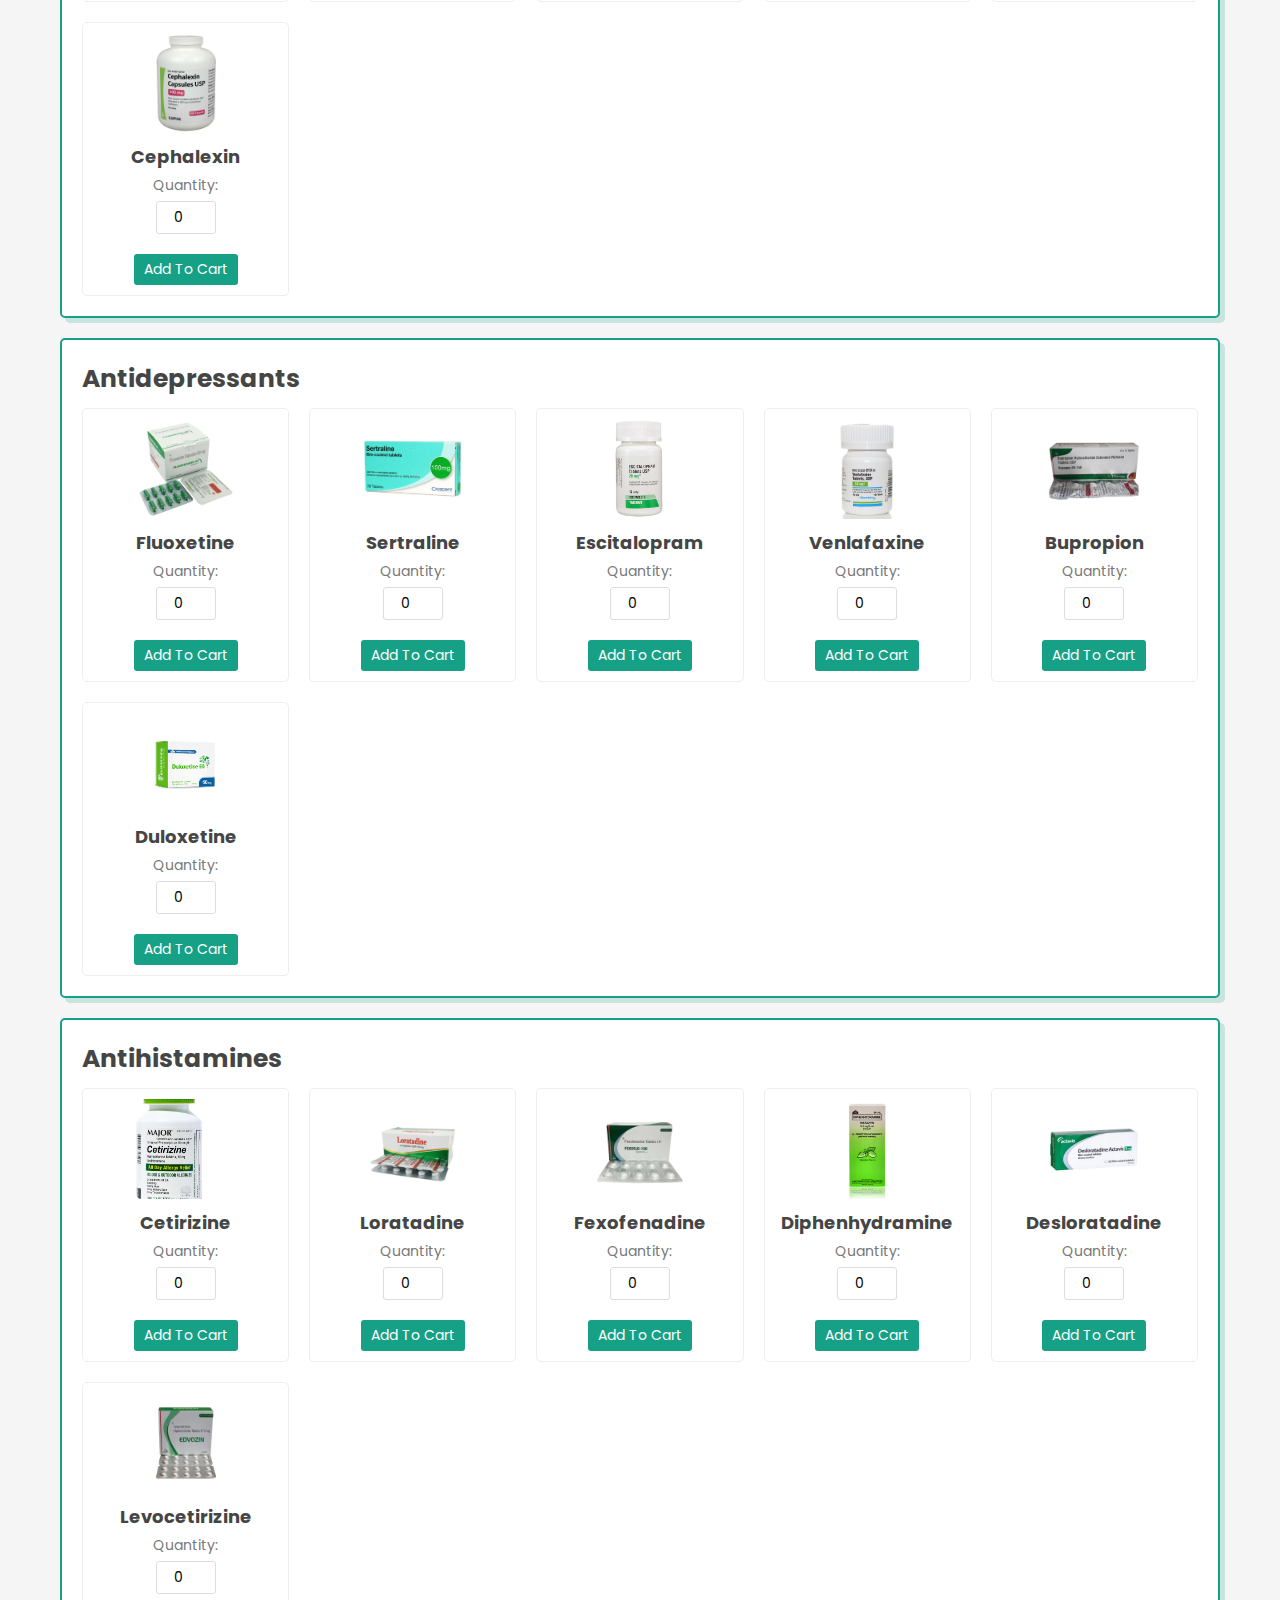
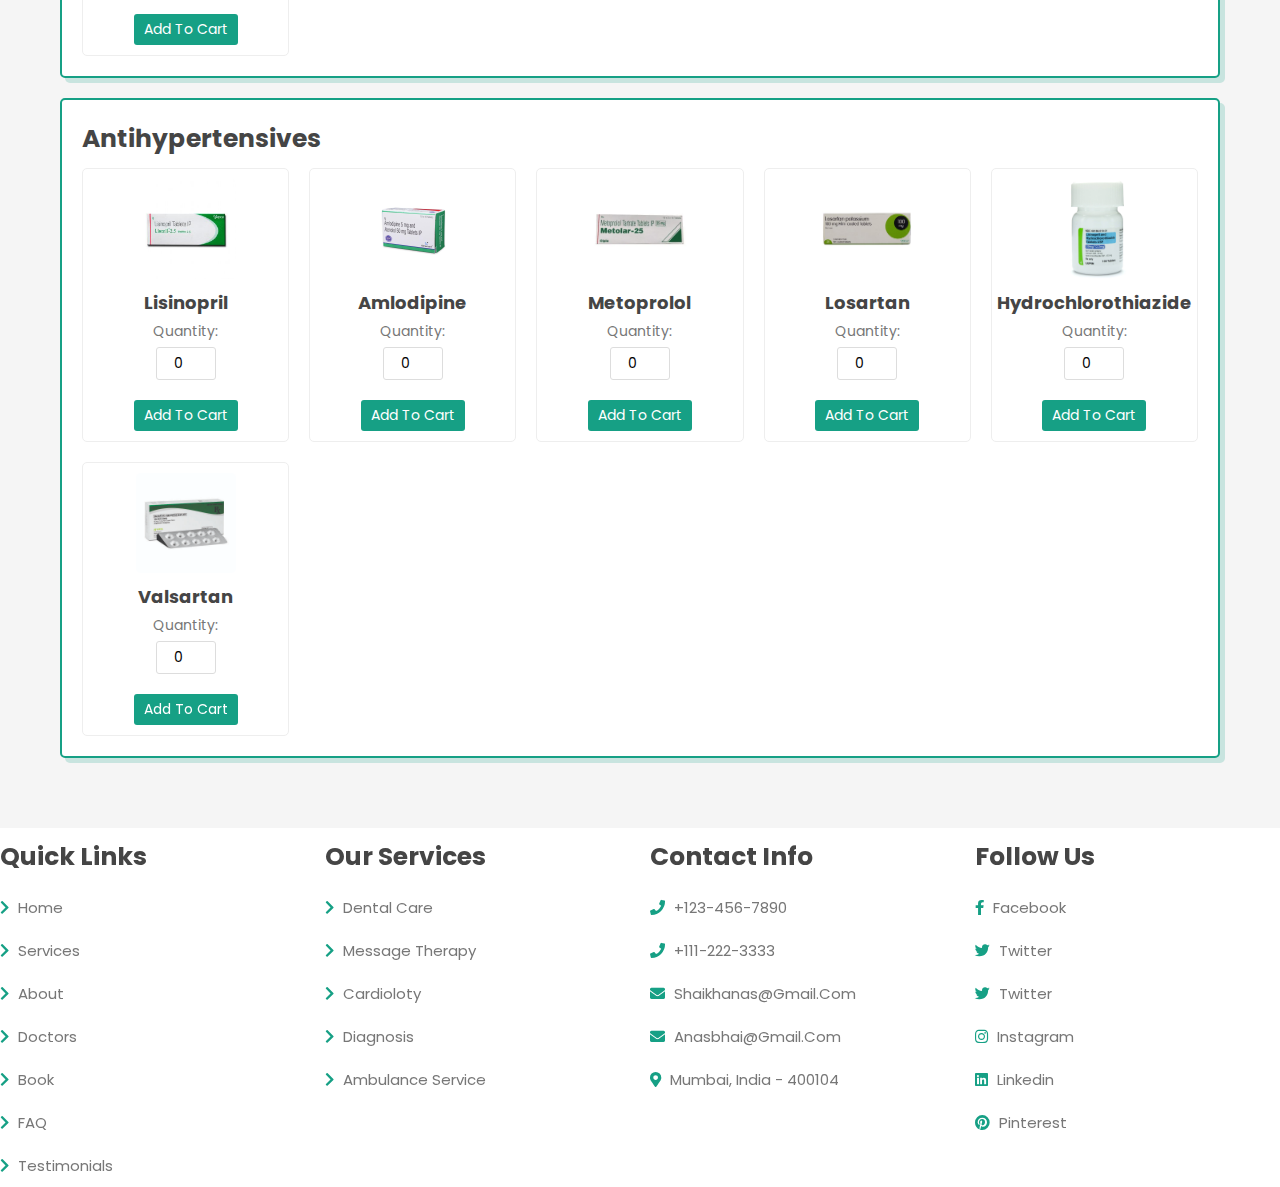
<file: pharmacy.html>
<!DOCTYPE html>
<html lang="en">
<head>
    <meta charset="UTF-8">
    <meta name="viewport" content="width=device-width, initial-scale=1.0">
    <title>Kodagoda Medical Center - Online Pharmacy</title>
    <link rel="stylesheet" href="https://cdnjs.cloudflare.com/ajax/libs/font-awesome/5.15.4/css/all.min.css">
    <link rel="stylesheet" href="css/style.css">
</head>
<body>
    <header class="header">
        <section class="flex">
            <a href="#" class="logo"> <i class="fas fa-heartbeat"></i> Kodagoda Medical Center </a>
            <nav class="navbar">
                <a href="index.html">Home</a>
                <a href="services.html">Services</a>
                <a href="aboutus.html">About</a>
                <a href="doctors.html">Doctors</a>
                <a href="consultation_reservation.html">Book</a>
                <a href="FAQ.html">FAQ</a>
                <a href="testimonials.html">testimonials</a>
                <a href="pharmacy.html">Pharmacy</a>
            </nav>
            <div id="cart-icon">
                <i class="fas fa-shopping-cart"></i>
                <span id="cart-count">0</span>
            </div>
            <div id="menu-btn" class="fas fa-bars"></div>
        </section>
    </header>

    <div class="even-container">
        <section class="pharmacy" id="pharmacy">
            <h1 class="heading"> Our Online <span>Pharmacy</span> </h1>
            <div class="intro-container">
                <div class="intro-content">
                    <h2>Welcome to Kodagoda Medical Center Online Pharmacy</h2>
                    <p>Browse our wide selection of over-the-counter medications and health products. Enjoy the convenience of ordering from home with our secure online system. Prescription medications require valid prescriptions and will be verified by our pharmacists before shipping.</p>
                </div>
            </div>
    
            <section class="pharmacy-categories">
                <!-- Dynamically populated medicine catalog will be inserted here by JavaScript -->
                <div id="loading-message">
                    <p>Loading medicine catalog...</p>
                </div>
            </section>
        </section>
    </div>

    <div id="cart-modal" class="cart-modal">
        <div class="cart-content">
            <span class="close">&times;</span>
            <h2>Your Cart</h2>
            <div id="cart-items"></div>
            <div class="cart-total">
                <h3>Total: $<span id="cart-total">0</span></h3>
            </div>
            <button id="checkout-btn" class="btn">Proceed to Checkout <span>→</span></button>
        </div>
    </div>

    <footer class="footer">
        <div class="box-container">
            <div class="box">
                <h3>Quick links</h3>
                <a href="index.html"> <i class="fas fa-chevron-right"></i> Home </a>
                <a href="services.html"> <i class="fas fa-chevron-right"></i> Services </a>
                <a href="aboutus.html"> <i class="fas fa-chevron-right"></i> About </a>
                <a href="doctors.html"> <i class="fas fa-chevron-right"></i> Doctors </a>
                <a href="consultation_reservation.html"> <i class="fas fa-chevron-right"></i> Book </a>
                <a href="FAQ.html"> <i class="fas fa-chevron-right"></i> FAQ </a>
                <a href="testimonials.html"> <i class="fas fa-chevron-right"></i> testimonials </a>
            </div>
            <div class="box">
                <h3>our services</h3>
                <a href="#"> <i class="fas fa-chevron-right"></i> dental care </a>
                <a href="#"> <i class="fas fa-chevron-right"></i> message therapy </a>
                <a href="#"> <i class="fas fa-chevron-right"></i> cardioloty </a>
                <a href="#"> <i class="fas fa-chevron-right"></i> diagnosis </a>
                <a href="#"> <i class="fas fa-chevron-right"></i> ambulance service </a>
            </div>
    
            <div class="box">
                <h3>contact info</h3>
                <a href="#"> <i class="fas fa-phone"></i> +123-456-7890 </a>
                <a href="#"> <i class="fas fa-phone"></i> +111-222-3333 </a>
                <a href="#"> <i class="fas fa-envelope"></i> shaikhanas@gmail.com </a>
                <a href="#"> <i class="fas fa-envelope"></i> anasbhai@gmail.com </a>
                <a href="#"> <i class="fas fa-map-marker-alt"></i> mumbai, india - 400104 </a>
            </div>
    
            <div class="box">
                <h3>follow us</h3>
                <a href="#"> <i class="fab fa-facebook-f"></i> facebook </a>
                <a href="#"> <i class="fab fa-twitter"></i> twitter </a>
                <a href="#"> <i class="fab fa-twitter"></i> twitter </a>
                <a href="#"> <i class="fab fa-instagram"></i> instagram </a>
                <a href="#"> <i class="fab fa-linkedin"></i> linkedin </a>
                <a href="#"> <i class="fab fa-pinterest"></i> pinterest </a>
            </div>
        </div>
    </footer>

    <script src="js/cart.js"></script>
    
</body>
</html>
</file>
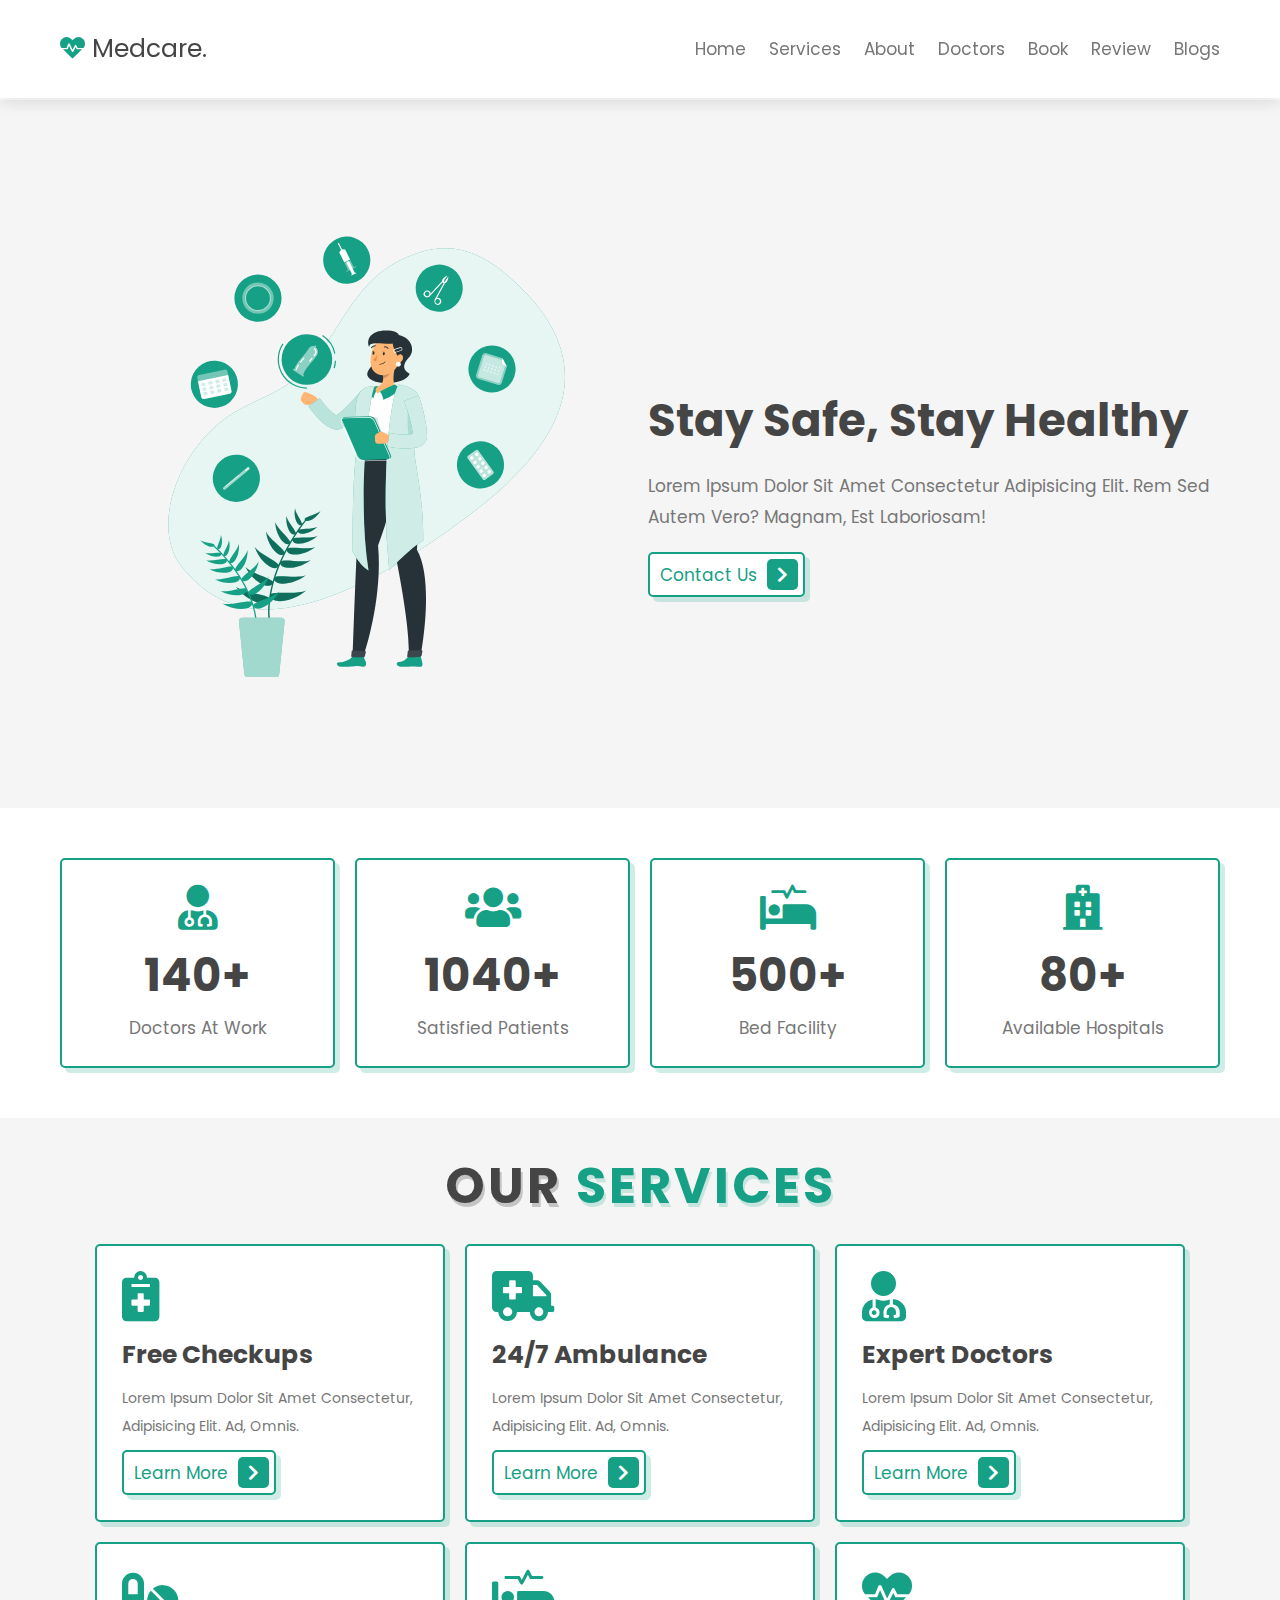
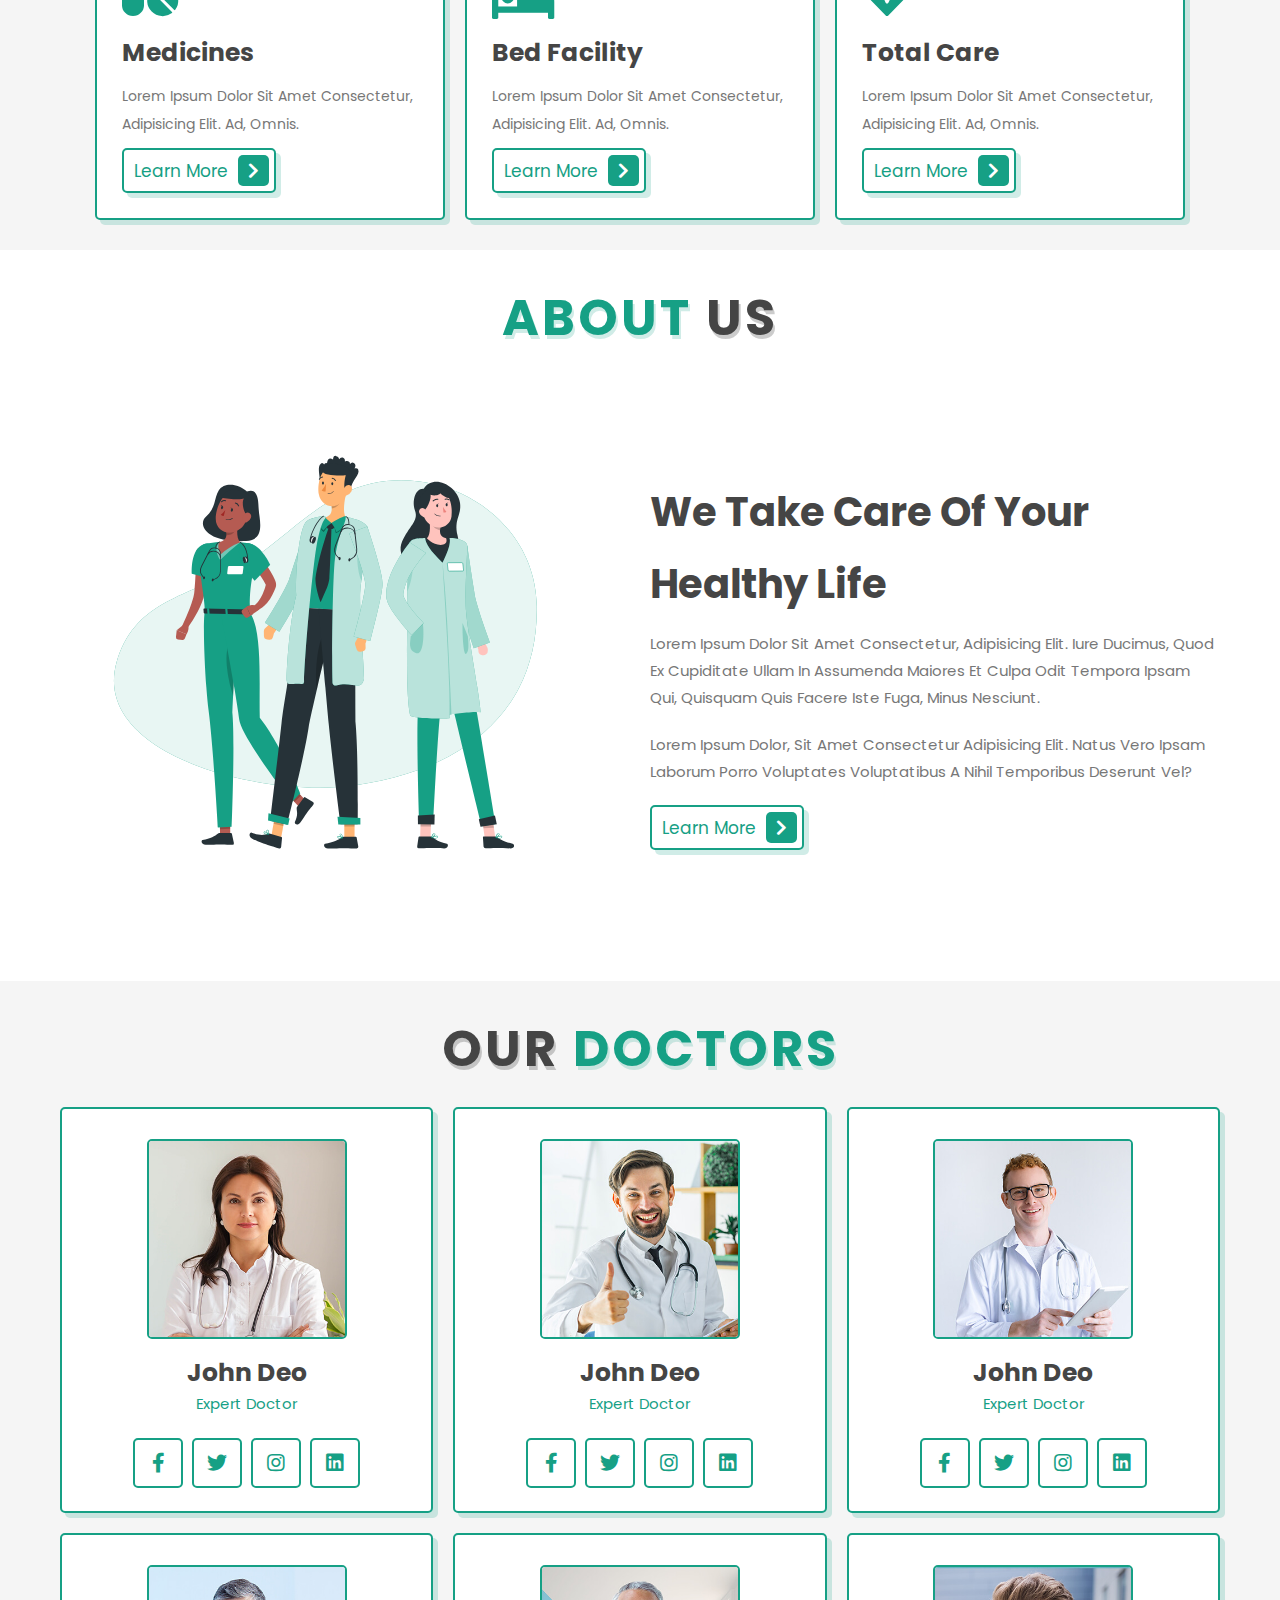
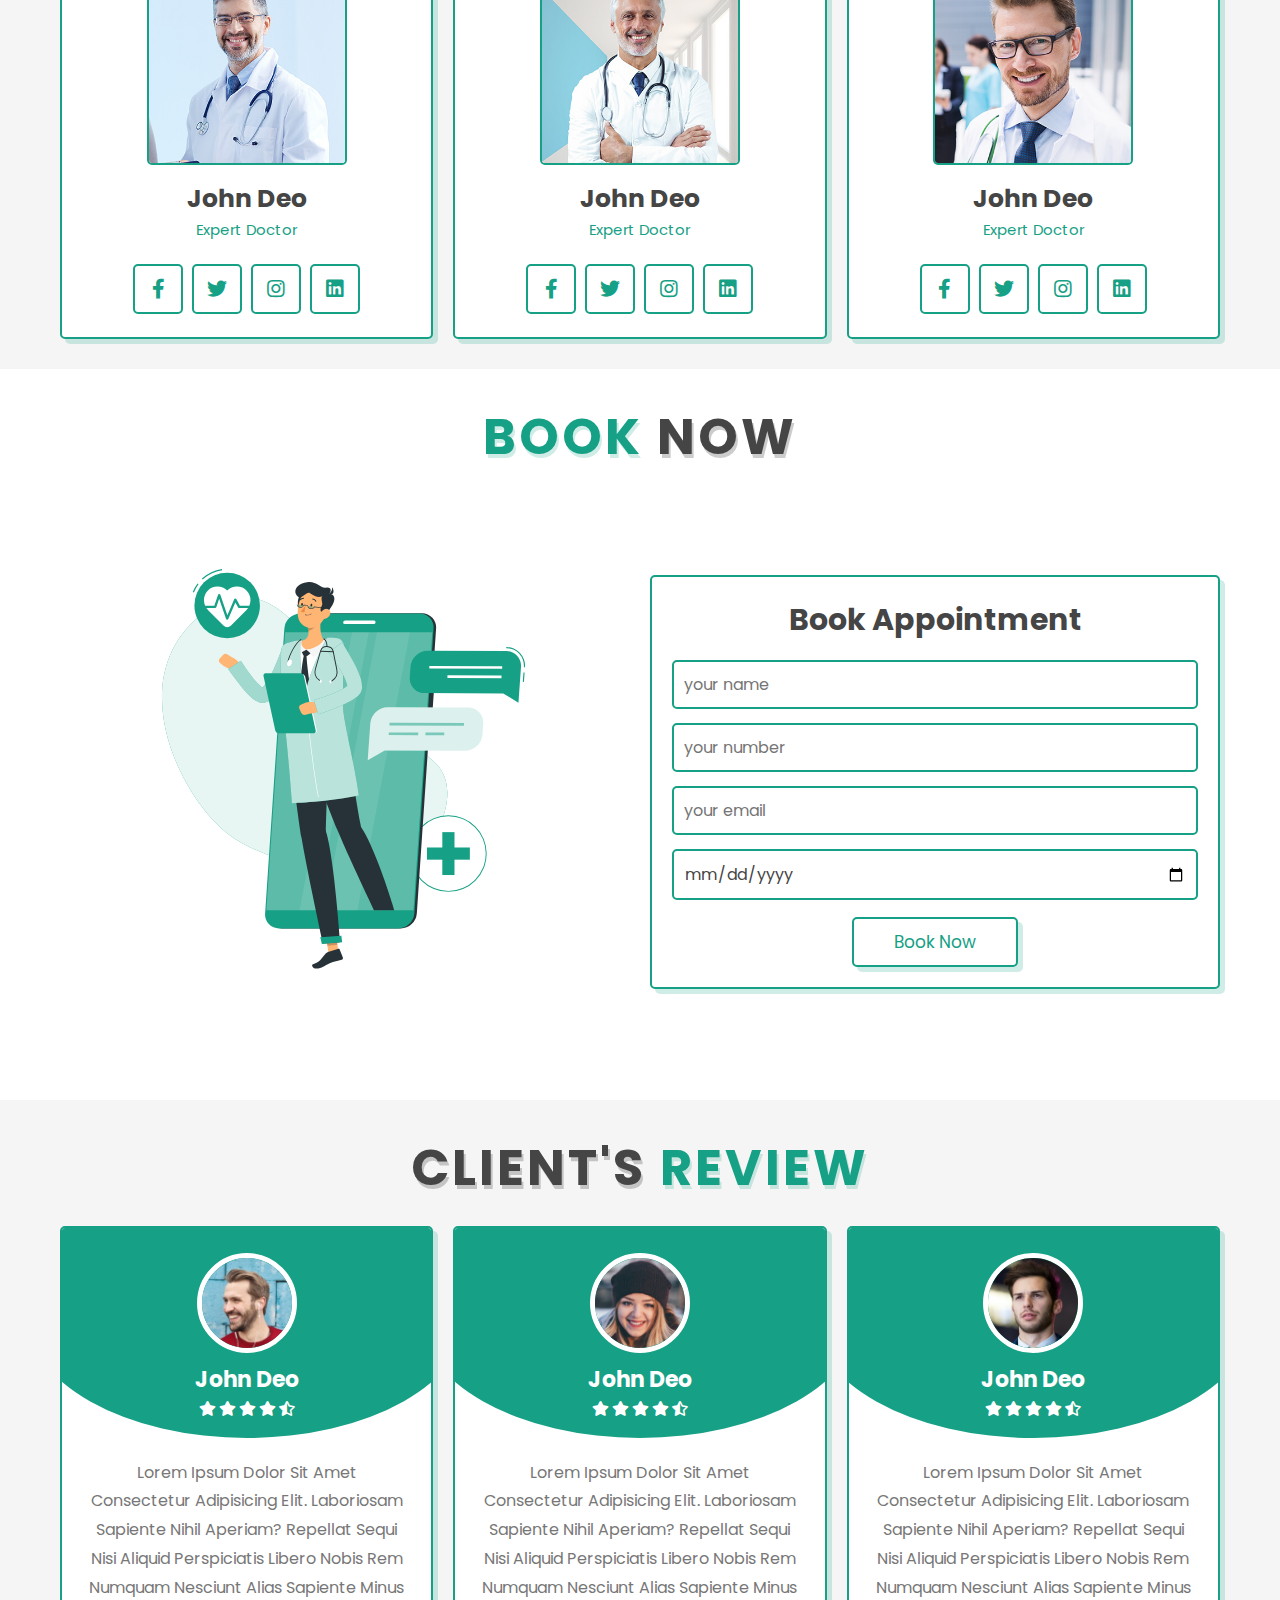
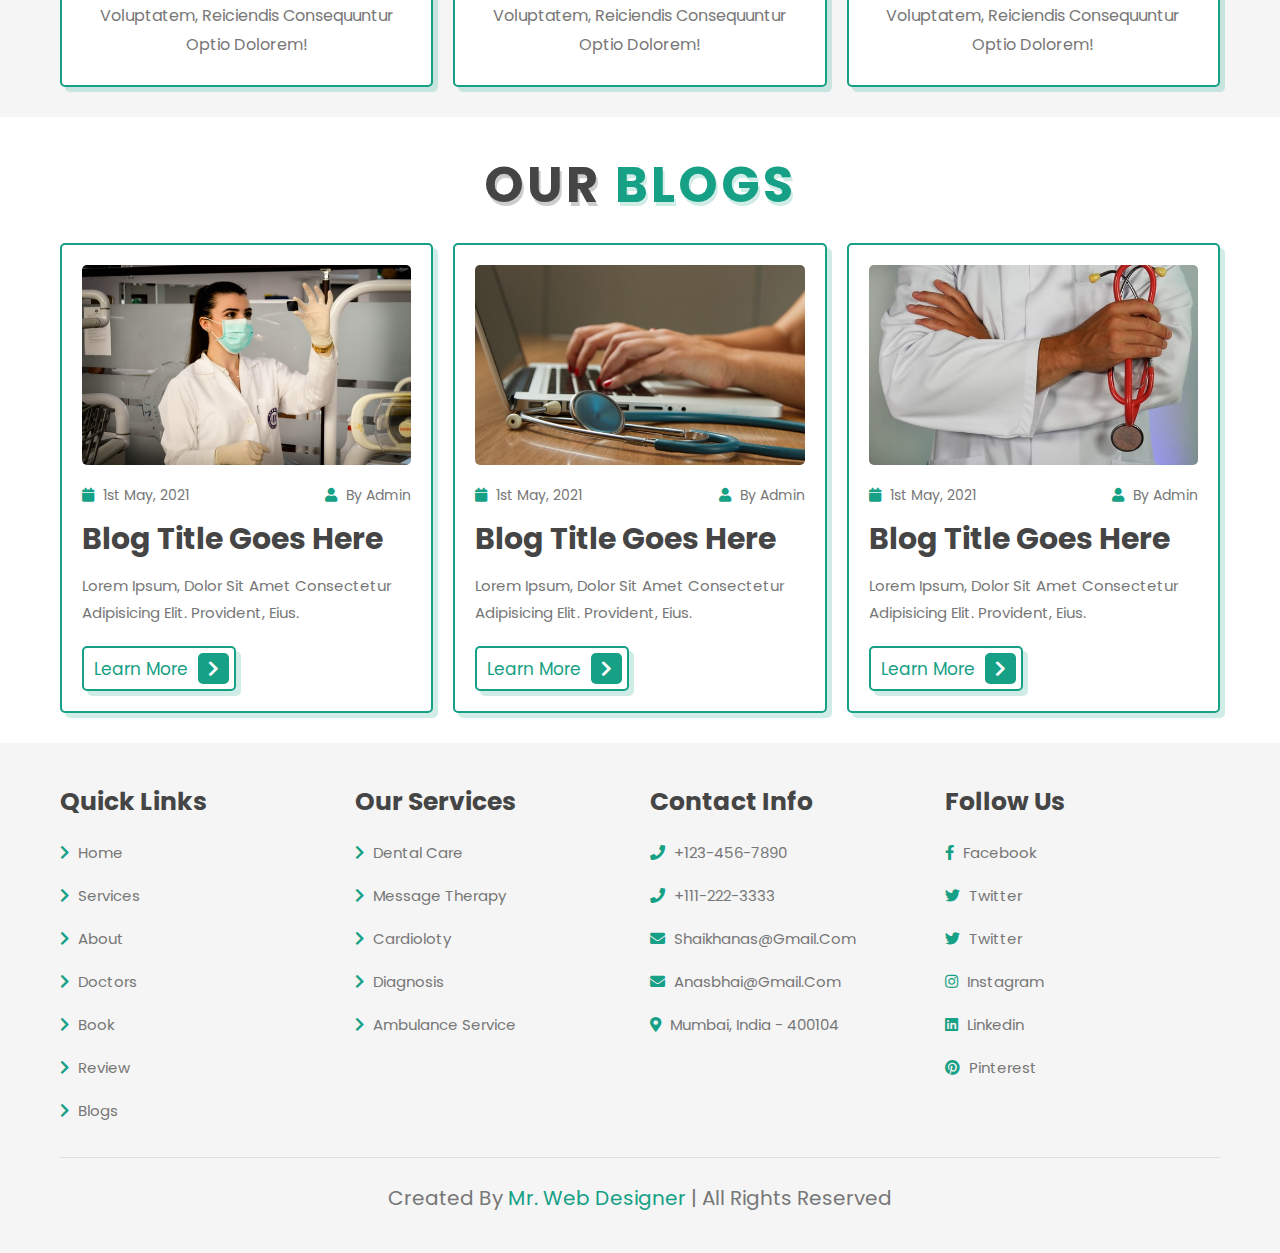
<file: prop.html>
<!DOCTYPE html>
<html lang="en">
<head>
    <meta charset="UTF-8">
    <meta http-equiv="X-UA-Compatible" content="IE=edge">
    <meta name="viewport" content="width=device-width, initial-scale=1.0">
    <title>complete responsive hospital website design </title>

    <!-- font awesome cdn link  -->
    <link rel="stylesheet" href="https://cdnjs.cloudflare.com/ajax/libs/font-awesome/5.15.4/css/all.min.css">

    <!-- custom css file link  -->
    <link rel="stylesheet" href="css/style.css">

</head>
<body>
    
<!-- header section starts  -->

<header class="header">

    <section class="flex">

        <a href="#" class="logo"> <i class="fas fa-heartbeat"></i> medcare. </a>

        <nav class="navbar">
            <a href="#home">home</a>
            <a href="#services">services</a>
            <a href="#about">about</a>
            <a href="#doctors">doctors</a>
            <a href="#book">book</a>
            <a href="#review">review</a>
            <a href="#blogs">blogs</a>
        </nav>

        <div id="menu-btn" class="fas fa-bars"></div>

    </section>

</header>

<!-- header section ends -->

<!-- home section starts  -->

<div class="even-container">

    <section class="home" id="home">

        <div class="image">
            <img src="image/home-img.svg" alt="">
        </div>
    
        <div class="content">
            <h3>stay safe, stay healthy</h3>
            <p>Lorem ipsum dolor sit amet consectetur adipisicing elit. Rem sed autem vero? Magnam, est laboriosam!</p>
            <a href="#" class="btn"> contact us <span class="fas fa-chevron-right"></span> </a>
        </div>
    
    </section>

</div>

<!-- home section ends -->

<!-- icons section starts  -->

<section class="icons-container">

    <div class="icons">
        <i class="fas fa-user-md"></i>
        <h3>140+</h3>
        <p>doctors at work</p>
    </div>

    <div class="icons">
        <i class="fas fa-users"></i>
        <h3>1040+</h3>
        <p>satisfied patients</p>
    </div>

    <div class="icons">
        <i class="fas fa-procedures"></i>
        <h3>500+</h3>
        <p>bed facility</p>
    </div>

    <div class="icons">
        <i class="fas fa-hospital"></i>
        <h3>80+</h3>
        <p>available hospitals</p>
    </div>

</section>

<!-- icons section ends -->

<!-- services section starts  -->

<div class="even-container">

    <section class="services" id="services">

        <h1 class="heading"> our <span>services</span> </h1>
    
        <div class="box-container">
    
            <div class="box">
                <i class="fas fa-notes-medical"></i>
                <h3>free checkups</h3>
                <p>Lorem ipsum dolor sit amet consectetur, adipisicing elit. Ad, omnis.</p>
                <a href="#" class="btn"> learn more <span class="fas fa-chevron-right"></span> </a>
            </div>
    
            <div class="box">
                <i class="fas fa-ambulance"></i>
                <h3>24/7 ambulance</h3>
                <p>Lorem ipsum dolor sit amet consectetur, adipisicing elit. Ad, omnis.</p>
                <a href="#" class="btn"> learn more <span class="fas fa-chevron-right"></span> </a>
            </div>
    
            <div class="box">
                <i class="fas fa-user-md"></i>
                <h3>expert doctors</h3>
                <p>Lorem ipsum dolor sit amet consectetur, adipisicing elit. Ad, omnis.</p>
                <a href="#" class="btn"> learn more <span class="fas fa-chevron-right"></span> </a>
            </div>
    
            <div class="box">
                <i class="fas fa-pills"></i>
                <h3>medicines</h3>
                <p>Lorem ipsum dolor sit amet consectetur, adipisicing elit. Ad, omnis.</p>
                <a href="#" class="btn"> learn more <span class="fas fa-chevron-right"></span> </a>
            </div>
    
            <div class="box">
                <i class="fas fa-procedures"></i>
                <h3>bed facility</h3>
                <p>Lorem ipsum dolor sit amet consectetur, adipisicing elit. Ad, omnis.</p>
                <a href="#" class="btn"> learn more <span class="fas fa-chevron-right"></span> </a>
            </div>
    
            <div class="box">
                <i class="fas fa-heartbeat"></i>
                <h3>total care</h3>
                <p>Lorem ipsum dolor sit amet consectetur, adipisicing elit. Ad, omnis.</p>
                <a href="#" class="btn"> learn more <span class="fas fa-chevron-right"></span> </a>
            </div>
    
        </div>
    
    </section>

</div>

<!-- services section ends -->

<!-- about section starts  -->

<section class="about" id="about">

    <h1 class="heading"> <span>about</span> us </h1>

    <div class="row">

        <div class="image">
            <img src="image/about-img.svg" alt="">
        </div>

        <div class="content">
            <h3>we take care of your healthy life</h3>
            <p>Lorem ipsum dolor sit amet consectetur, adipisicing elit. Iure ducimus, quod ex cupiditate ullam in assumenda maiores et culpa odit tempora ipsam qui, quisquam quis facere iste fuga, minus nesciunt.</p>
            <p>Lorem ipsum dolor, sit amet consectetur adipisicing elit. Natus vero ipsam laborum porro voluptates voluptatibus a nihil temporibus deserunt vel?</p>
            <a href="#" class="btn"> learn more <span class="fas fa-chevron-right"></span> </a>
        </div>

    </div>

</section>

<!-- about section ends -->

<!-- doctors section starts  -->

<div class="even-container">

    <section class="doctors" id="doctors">

        <h1 class="heading"> our <span>doctors</span> </h1>
    
        <div class="box-container">
    
            <div class="box">
                <img src="image/doc-1.jpg" alt="">
                <h3>john deo</h3>
                <span>expert doctor</span>
                <div class="share">
                    <a href="#" class="fab fa-facebook-f"></a>
                    <a href="#" class="fab fa-twitter"></a>
                    <a href="#" class="fab fa-instagram"></a>
                    <a href="#" class="fab fa-linkedin"></a>
                </div>
            </div>
    
            <div class="box">
                <img src="image/doc-2.jpg" alt="">
                <h3>john deo</h3>
                <span>expert doctor</span>
                <div class="share">
                    <a href="#" class="fab fa-facebook-f"></a>
                    <a href="#" class="fab fa-twitter"></a>
                    <a href="#" class="fab fa-instagram"></a>
                    <a href="#" class="fab fa-linkedin"></a>
                </div>
            </div>
    
            <div class="box">
                <img src="image/doc-3.jpg" alt="">
                <h3>john deo</h3>
                <span>expert doctor</span>
                <div class="share">
                    <a href="#" class="fab fa-facebook-f"></a>
                    <a href="#" class="fab fa-twitter"></a>
                    <a href="#" class="fab fa-instagram"></a>
                    <a href="#" class="fab fa-linkedin"></a>
                </div>
            </div>
    
            <div class="box">
                <img src="image/doc-4.jpg" alt="">
                <h3>john deo</h3>
                <span>expert doctor</span>
                <div class="share">
                    <a href="#" class="fab fa-facebook-f"></a>
                    <a href="#" class="fab fa-twitter"></a>
                    <a href="#" class="fab fa-instagram"></a>
                    <a href="#" class="fab fa-linkedin"></a>
                </div>
            </div>
    
            <div class="box">
                <img src="image/doc-5.jpg" alt="">
                <h3>john deo</h3>
                <span>expert doctor</span>
                <div class="share">
                    <a href="#" class="fab fa-facebook-f"></a>
                    <a href="#" class="fab fa-twitter"></a>
                    <a href="#" class="fab fa-instagram"></a>
                    <a href="#" class="fab fa-linkedin"></a>
                </div>
            </div>
    
            <div class="box">
                <img src="image/doc-6.jpg" alt="">
                <h3>john deo</h3>
                <span>expert doctor</span>
                <div class="share">
                    <a href="#" class="fab fa-facebook-f"></a>
                    <a href="#" class="fab fa-twitter"></a>
                    <a href="#" class="fab fa-instagram"></a>
                    <a href="#" class="fab fa-linkedin"></a>
                </div>
            </div>
    
        </div>
    
    </section>

</div>

<!-- doctors section ends -->

<!-- booking section starts   -->

<section class="book" id="book">

    <h1 class="heading"> <span>book</span> now </h1>    

    <div class="row">

        <div class="image">
            <img src="image/book-img.svg" alt="">
        </div>

        <form action="">
            <h3>book appointment</h3>
            <input type="text" placeholder="your name" class="box">
            <input type="number" placeholder="your number" class="box">
            <input type="email" placeholder="your email" class="box">
            <input type="date" class="box">
            <input type="submit" value="book now" class="btn">
        </form>

    </div>

</section>

<!-- booking section ends -->

<!-- review section starts  -->

<div class="even-container">

    <section class="review" id="review">
    
        <h1 class="heading"> client's <span>review</span> </h1>
    
        <div class="box-container">
    
            <div class="box">
                <img src="image/pic-1.png" alt="">
                <h3>john deo</h3>
                <div class="stars">
                    <i class="fas fa-star"></i>
                    <i class="fas fa-star"></i>
                    <i class="fas fa-star"></i>
                    <i class="fas fa-star"></i>
                    <i class="fas fa-star-half-alt"></i>
                </div>
                <p class="text">Lorem ipsum dolor sit amet consectetur adipisicing elit. Laboriosam sapiente nihil aperiam? Repellat sequi nisi aliquid perspiciatis libero nobis rem numquam nesciunt alias sapiente minus voluptatem, reiciendis consequuntur optio dolorem!</p>
            </div>
    
            <div class="box">
                <img src="image/pic-2.png" alt="">
                <h3>john deo</h3>
                <div class="stars">
                    <i class="fas fa-star"></i>
                    <i class="fas fa-star"></i>
                    <i class="fas fa-star"></i>
                    <i class="fas fa-star"></i>
                    <i class="fas fa-star-half-alt"></i>
                </div>
                <p class="text">Lorem ipsum dolor sit amet consectetur adipisicing elit. Laboriosam sapiente nihil aperiam? Repellat sequi nisi aliquid perspiciatis libero nobis rem numquam nesciunt alias sapiente minus voluptatem, reiciendis consequuntur optio dolorem!</p>
            </div>
    
            <div class="box">
                <img src="image/pic-3.png" alt="">
                <h3>john deo</h3>
                <div class="stars">
                    <i class="fas fa-star"></i>
                    <i class="fas fa-star"></i>
                    <i class="fas fa-star"></i>
                    <i class="fas fa-star"></i>
                    <i class="fas fa-star-half-alt"></i>
                </div>
                <p class="text">Lorem ipsum dolor sit amet consectetur adipisicing elit. Laboriosam sapiente nihil aperiam? Repellat sequi nisi aliquid perspiciatis libero nobis rem numquam nesciunt alias sapiente minus voluptatem, reiciendis consequuntur optio dolorem!</p>
            </div>
    
        </div>
    
    </section>

</div>

<!-- review section ends -->

<!-- blogs section starts  -->

<section class="blogs" id="blogs">

    <h1 class="heading"> our <span>blogs</span> </h1>

    <div class="box-container">

        <div class="box">
            <div class="image">
                <img src="image/blog-1.jpg" alt="">
            </div>
            <div class="content">
                <div class="icon">
                    <a href="#"> <i class="fas fa-calendar"></i> 1st may, 2021 </a>
                    <a href="#"> <i class="fas fa-user"></i> by admin </a>
                </div>
                <h3>blog title goes here</h3>
                <p>Lorem ipsum, dolor sit amet consectetur adipisicing elit. Provident, eius.</p>
                <a href="#" class="btn"> learn more <span class="fas fa-chevron-right"></span> </a>
            </div>
        </div>

        <div class="box">
            <div class="image">
                <img src="image/blog-2.jpg" alt="">
            </div>
            <div class="content">
                <div class="icon">
                    <a href="#"> <i class="fas fa-calendar"></i> 1st may, 2021 </a>
                    <a href="#"> <i class="fas fa-user"></i> by admin </a>
                </div>
                <h3>blog title goes here</h3>
                <p>Lorem ipsum, dolor sit amet consectetur adipisicing elit. Provident, eius.</p>
                <a href="#" class="btn"> learn more <span class="fas fa-chevron-right"></span> </a>
            </div>
        </div>

        <div class="box">
            <div class="image">
                <img src="image/blog-3.jpg" alt="">
            </div>
            <div class="content">
                <div class="icon">
                    <a href="#"> <i class="fas fa-calendar"></i> 1st may, 2021 </a>
                    <a href="#"> <i class="fas fa-user"></i> by admin </a>
                </div>
                <h3>blog title goes here</h3>
                <p>Lorem ipsum, dolor sit amet consectetur adipisicing elit. Provident, eius.</p>
                <a href="#" class="btn"> learn more <span class="fas fa-chevron-right"></span> </a>
            </div>
        </div>

    </div>

</section>

<!-- blogs section ends -->

<!-- footer section starts  -->

<div class="even-container">

    <section class="footer">

        <div class="box-container">
    
            <div class="box">
                <h3>quick links</h3>
                <a href="#"> <i class="fas fa-chevron-right"></i> home </a>
                <a href="#"> <i class="fas fa-chevron-right"></i> services </a>
                <a href="#"> <i class="fas fa-chevron-right"></i> about </a>
                <a href="#"> <i class="fas fa-chevron-right"></i> doctors </a>
                <a href="#"> <i class="fas fa-chevron-right"></i> book </a>
                <a href="#"> <i class="fas fa-chevron-right"></i> review </a>
                <a href="#"> <i class="fas fa-chevron-right"></i> blogs </a>
            </div>
    
            <div class="box">
                <h3>our services</h3>
                <a href="#"> <i class="fas fa-chevron-right"></i> dental care </a>
                <a href="#"> <i class="fas fa-chevron-right"></i> message therapy </a>
                <a href="#"> <i class="fas fa-chevron-right"></i> cardioloty </a>
                <a href="#"> <i class="fas fa-chevron-right"></i> diagnosis </a>
                <a href="#"> <i class="fas fa-chevron-right"></i> ambulance service </a>
            </div>
    
            <div class="box">
                <h3>contact info</h3>
                <a href="#"> <i class="fas fa-phone"></i> +123-456-7890 </a>
                <a href="#"> <i class="fas fa-phone"></i> +111-222-3333 </a>
                <a href="#"> <i class="fas fa-envelope"></i> shaikhanas@gmail.com </a>
                <a href="#"> <i class="fas fa-envelope"></i> anasbhai@gmail.com </a>
                <a href="#"> <i class="fas fa-map-marker-alt"></i> mumbai, india - 400104 </a>
            </div>
    
            <div class="box">
                <h3>follow us</h3>
                <a href="#"> <i class="fab fa-facebook-f"></i> facebook </a>
                <a href="#"> <i class="fab fa-twitter"></i> twitter </a>
                <a href="#"> <i class="fab fa-twitter"></i> twitter </a>
                <a href="#"> <i class="fab fa-instagram"></i> instagram </a>
                <a href="#"> <i class="fab fa-linkedin"></i> linkedin </a>
                <a href="#"> <i class="fab fa-pinterest"></i> pinterest </a>
            </div>
    
        </div>
    
        <div class="credit"> created by <span>mr. web designer</span> | all rights reserved </div>
    
    </section>

</div>

<!-- footer section ends -->


















<!-- custom js file link  -->
<script src="js/script.js"></script>

</body>
</html>
</file>
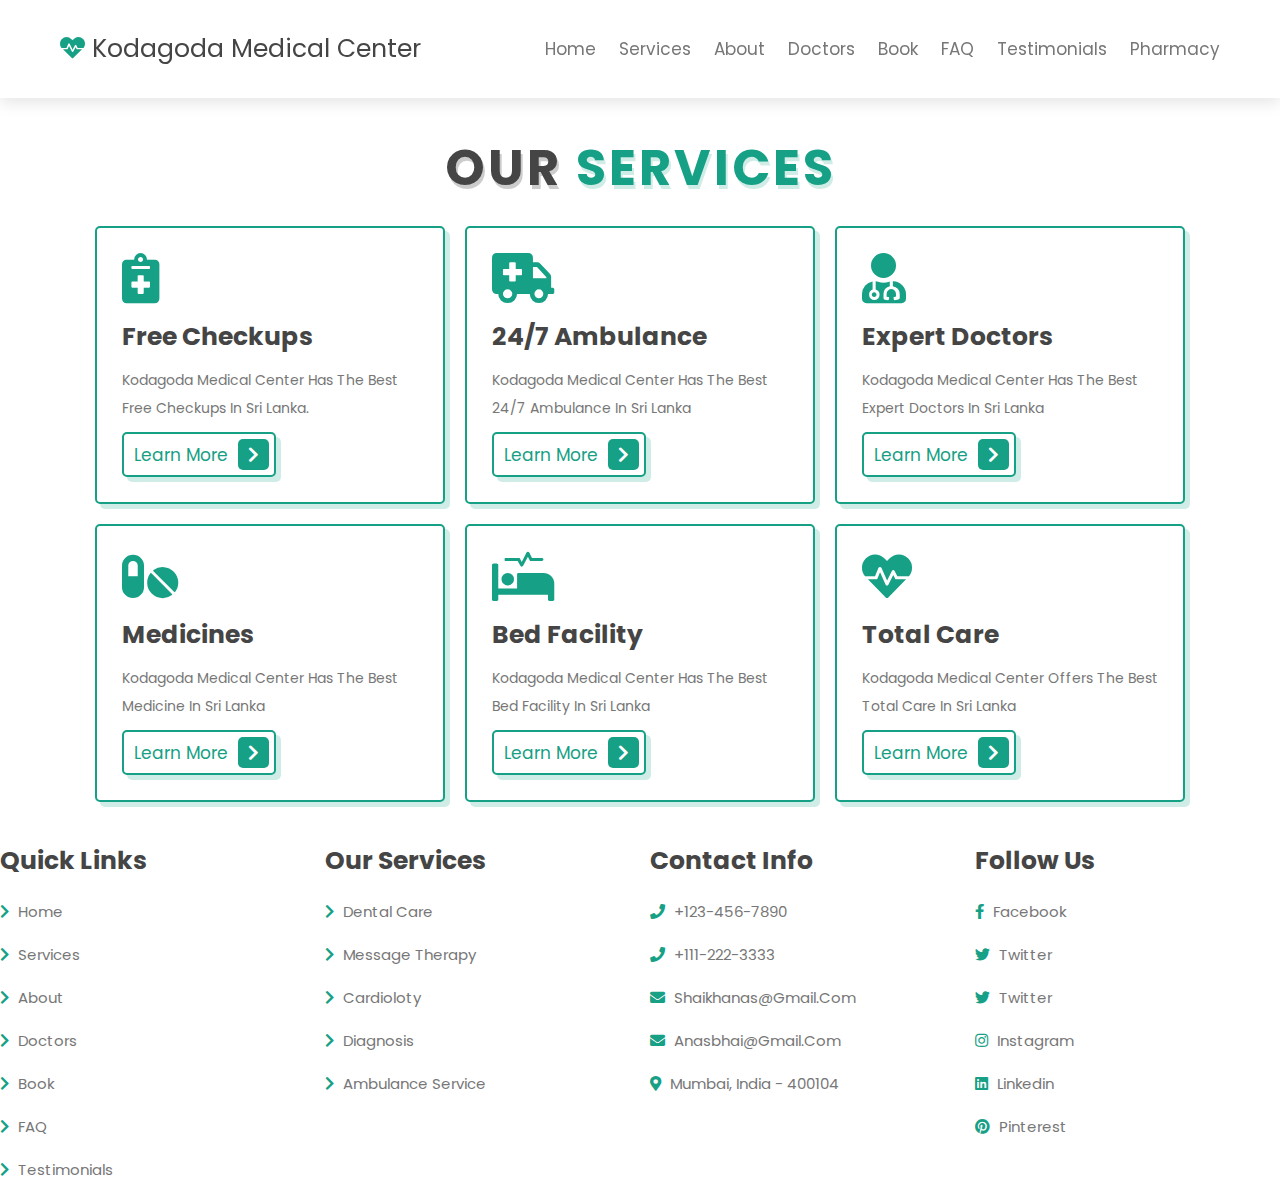
<file: services.html>
<!DOCTYPE html>
<html lang="en">
<head>
    <meta charset="UTF-8">
    <meta http-equiv="X-UA-Compatible" content="IE=edge">
    <meta name="viewport" content="width=device-width, initial-scale=1.0">
    <title>Kodagoda Medical Center - Services</title>
    <link rel="stylesheet" href="https://cdnjs.cloudflare.com/ajax/libs/font-awesome/5.15.4/css/all.min.css">
    <link rel="stylesheet" href="css/style.css">
</head>
<body>
    <header class="header"></header>
        <header class="header">
            <section class="flex">
                <a href="#" class="logo"> <i class="fas fa-heartbeat"></i> Kodagoda Medical Center </a>
                <nav class="navbar">
                    <a href="index.html">Home</a>
                    <a href="services.html">Services</a>
                    <a href="aboutus.html">About</a>
                    <a href="doctors.html">Doctors</a>
                    <a href="consultation_reservation.html">Book</a>
                    <a href="FAQ.html">FAQ</a>
                    <a href="testimonials.html">testimonials</a>
                    <a href="pharmacy.html">Pharmacy</a>
                </nav>
                <div id="menu-btn" class="fas fa-bars"></div>
            </section>
        </header>
    </header>

    <div class="even-container">
        <section class="services" id="services">
            <h1 class="heading"> Our <span>Services</span> </h1>
            <div class="box-container">
                <div class="box">
                    <i class="fas fa-notes-medical"></i>
                    <h3>Free checkups</h3>
                    <p>Kodagoda medical center has the best free checkups in sri lanka.</p>
                    <a href="#" class="btn"> Learn more <span class="fas fa-chevron-right"></span> </a>
                </div>
                
            <div class="box">
                <i class="fas fa-ambulance"></i>
                <h3>24/7 ambulance</h3>
                <p>Kodagoda medical center has the best 24/7 ambulance in sri lanka</p>
                <a href="#" class="btn"> learn more <span class="fas fa-chevron-right"></span> </a>
            </div>
    
            <div class="box">
                <i class="fas fa-user-md"></i>
                <h3>expert doctors</h3>
                <p>Kodagoda medical center has the best expert doctors in sri lanka</p>
                <a href="#" class="btn"> learn more <span class="fas fa-chevron-right"></span> </a>
            </div>
    
            <div class="box">
                <i class="fas fa-pills"></i>
                <h3>medicines</h3>
                <p>Kodagoda medical center has the best medicine in sri lanka</p>
                <a href="#" class="btn"> learn more <span class="fas fa-chevron-right"></span> </a>
            </div>
    
            <div class="box">
                <i class="fas fa-procedures"></i>
                <h3>bed facility</h3>
                <p>Kodagoda medical center has the best bed facility in sri lanka</p>
                <a href="#" class="btn"> learn more <span class="fas fa-chevron-right"></span> </a>
            </div>
    
            <div class="box">
                <i class="fas fa-heartbeat"></i>
                <h3>total care</h3>
                <p>Kodagoda medical center offers the best total care in sri lanka</p>
                <a href="#" class="btn"> learn more <span class="fas fa-chevron-right"></span> </a>
            </div>
    
            </div>
        </section>
    </div>

    <footer class="footer"></footer>
        <footer class="footer">
            <div class="box-container">
                <div class="box">
                    <h3>Quick links</h3>
                    <a href="index.html"> <i class="fas fa-chevron-right"></i> Home </a>
                    <a href="services.html"> <i class="fas fa-chevron-right"></i> Services </a>
                    <a href="aboutus.html"> <i class="fas fa-chevron-right"></i> About </a>
                    <a href="doctors.html"> <i class="fas fa-chevron-right"></i> Doctors </a>
                    <a href="consultation_reservation.html"> <i class="fas fa-chevron-right"></i> Book </a>
                    <a href="FAQ.html"> <i class="fas fa-chevron-right"></i> FAQ </a>
                    <a href="testimonials.html"> <i class="fas fa-chevron-right"></i> testimonials </a>
                </div>
                <div class="box">
                    <h3>our services</h3>
                    <a href="#"> <i class="fas fa-chevron-right"></i> dental care </a>
                    <a href="#"> <i class="fas fa-chevron-right"></i> message therapy </a>
                    <a href="#"> <i class="fas fa-chevron-right"></i> cardioloty </a>
                    <a href="#"> <i class="fas fa-chevron-right"></i> diagnosis </a>
                    <a href="#"> <i class="fas fa-chevron-right"></i> ambulance service </a>
                </div>
        
                <div class="box">
                    <h3>contact info</h3>
                    <a href="#"> <i class="fas fa-phone"></i> +123-456-7890 </a>
                    <a href="#"> <i class="fas fa-phone"></i> +111-222-3333 </a>
                    <a href="#"> <i class="fas fa-envelope"></i> shaikhanas@gmail.com </a>
                    <a href="#"> <i class="fas fa-envelope"></i> anasbhai@gmail.com </a>
                    <a href="#"> <i class="fas fa-map-marker-alt"></i> mumbai, india - 400104 </a>
                </div>
        
                <div class="box">
                    <h3>follow us</h3>
                    <a href="#"> <i class="fab fa-facebook-f"></i> facebook </a>
                    <a href="#"> <i class="fab fa-twitter"></i> twitter </a>
                    <a href="#"> <i class="fab fa-twitter"></i> twitter </a>
                    <a href="#"> <i class="fab fa-instagram"></i> instagram </a>
                    <a href="#"> <i class="fab fa-linkedin"></i> linkedin </a>
                    <a href="#"> <i class="fab fa-pinterest"></i> pinterest </a>
                </div>
        
            </div>
        
            
        
        </section>
    
        </footer>
    
    </footer>

    <script src="js/script.js"></script>
</body>
</html>
</file>
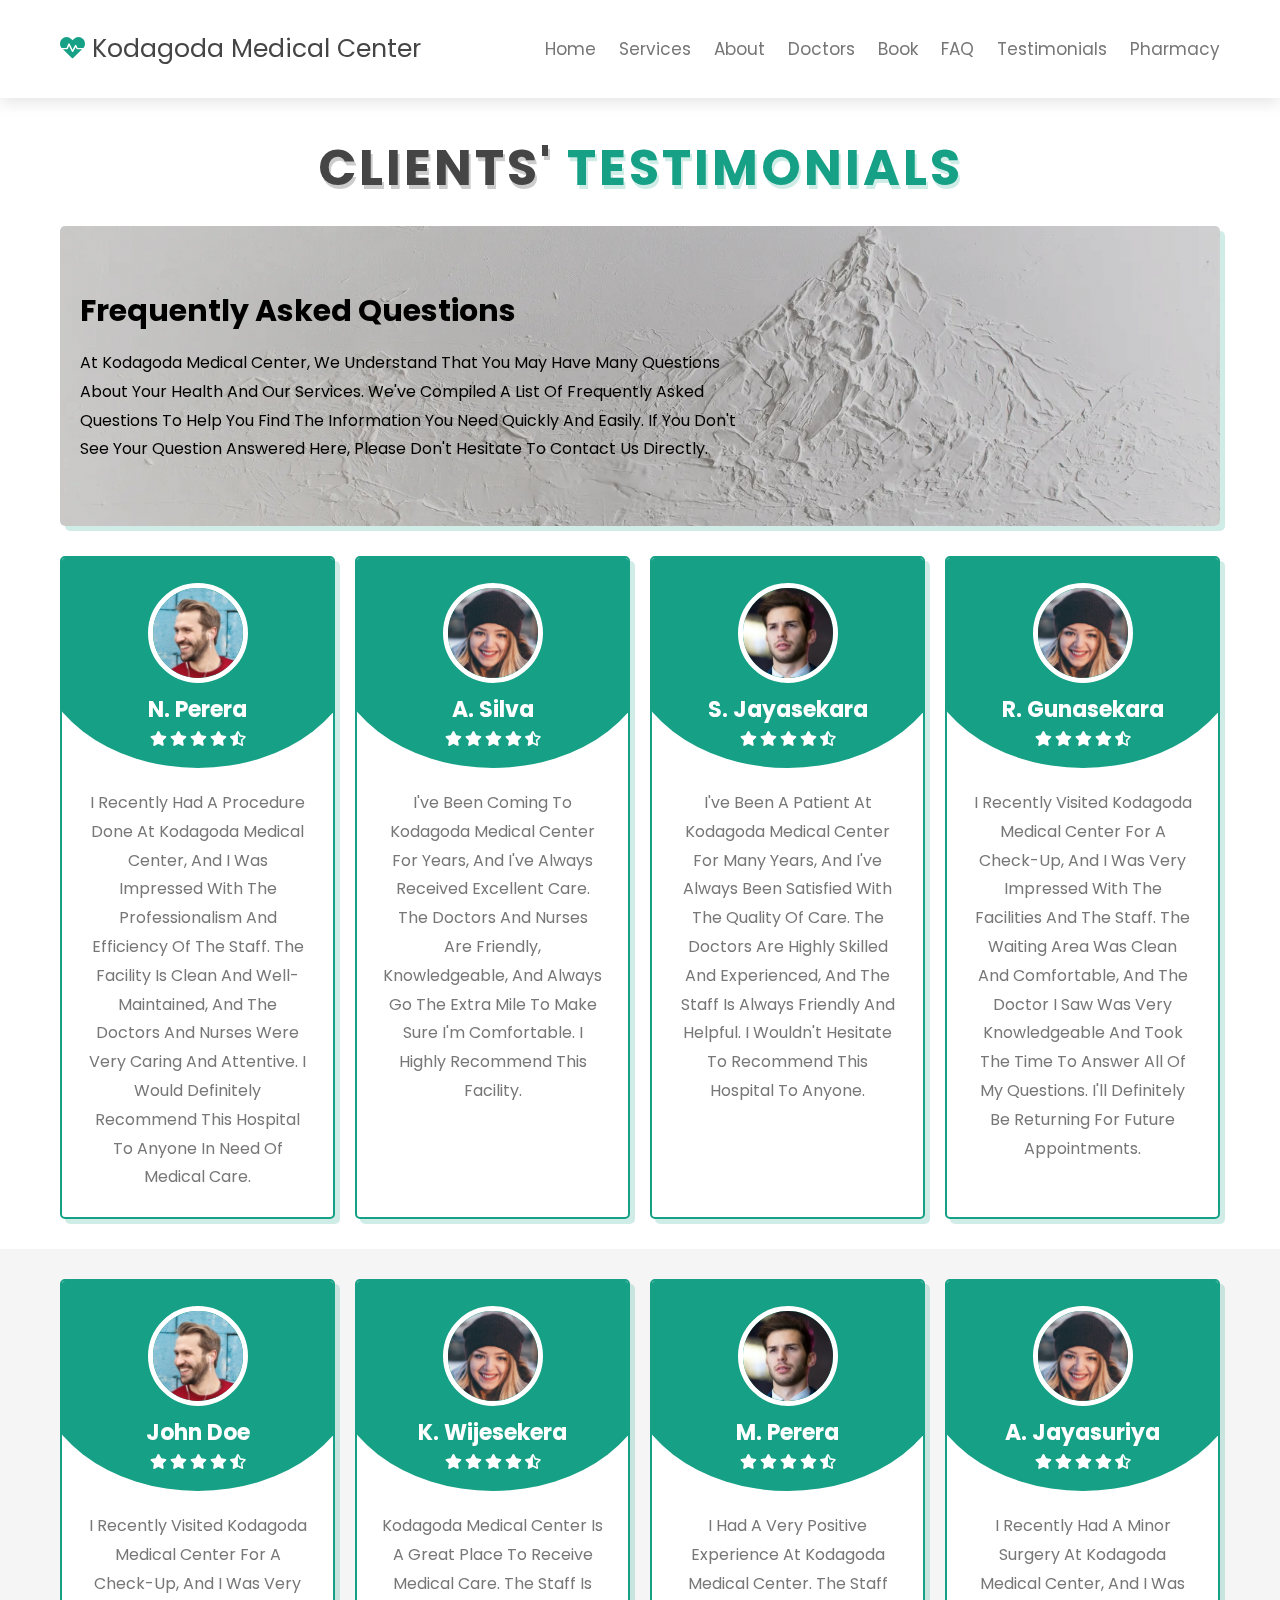
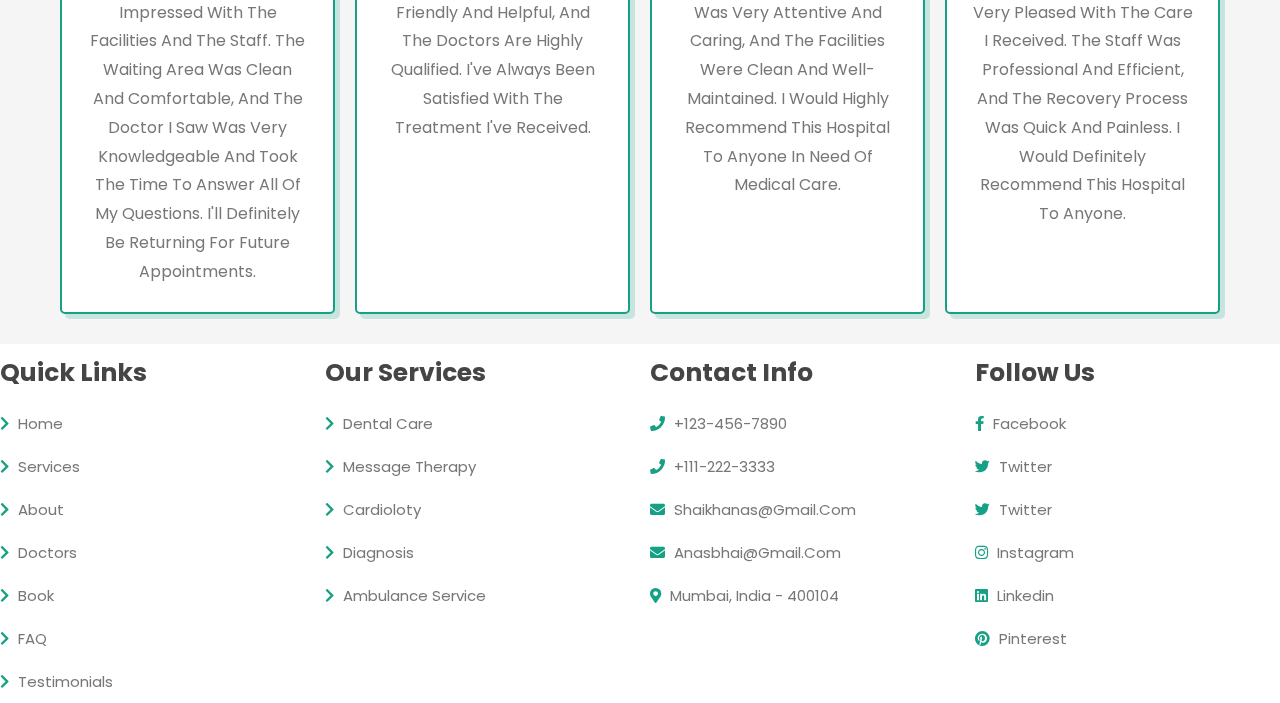
<file: testimonials.html>
<!DOCTYPE html>
<html lang="en">
<head>
    <meta charset="UTF-8">
    <meta http-equiv="X-UA-Compatible" content="IE=edge">
    <meta name="viewport" content="width=device-width, initial-scale=1.0">
    <title>Kodagoda Medical Center - Reviews</title>
    <link rel="stylesheet" href="https://cdnjs.cloudflare.com/ajax/libs/font-awesome/5.15.4/css/all.min.css">
    <link rel="stylesheet" href="css/style.css">
</head>
<body>
    <header class="header"></header>
        <header class="header">
            <section class="flex">
                <a href="#" class="logo"> <i class="fas fa-heartbeat"></i> Kodagoda Medical Center </a>
                <nav class="navbar">
                    <a href="index.html">Home</a>
                    <a href="services.html">Services</a>
                    <a href="aboutus.html">About</a>
                    <a href="doctors.html">Doctors</a>
                    <a href="consultation_reservation.html">Book</a>
                    <a href="FAQ.html">FAQ</a>
                    <a href="testimonials.html">testimonials</a>
                    <a href="pharmacy.html">Pharmacy</a>
                </nav>
                <div id="menu-btn" class="fas fa-bars"></div>
            </section>
        </header>
    </header>

    <div class="even-container">
        <section class="review" id="review">
            <h1 class="heading"> Clients' <span>Testimonials</span> </h1>
            <div class="intro-container">
                <div class="intro-content">
                    <h2>Frequently Asked Questions</h2>
                    <p>At Kodagoda Medical Center, we understand that you may have many questions about your health and our services. We've compiled a list of frequently asked questions to help you find the information you need quickly and easily. If you don't see your question answered here, please don't hesitate to contact us directly.</p>
                </div>
            </div>
    
            <div class="box-container">
                <div class="box">
                    <img src="image/pic-1.png" alt="">
                    <h3>N. Perera</h3>
                    <div class="stars">
                        <i class="fas fa-star"></i>
                        <i class="fas fa-star"></i>
                        <i class="fas fa-star"></i>
                        <i class="fas fa-star"></i>
                        <i class="fas fa-star-half-alt"></i>
                    </div>
                    <p class="text">I recently had a procedure done at Kodagoda Medical Center, and I was impressed with the professionalism and efficiency of the staff. The facility is clean and well-maintained, and the doctors and nurses were very caring and attentive. I would definitely recommend this hospital to anyone in need of medical care.</p>
                </div>
                <div class="box">
                    <img src="image/pic-2.png" alt="">
                    <h3> A. Silva</h3>
                    <div class="stars">
                        <i class="fas fa-star"></i>
                        <i class="fas fa-star"></i>
                        <i class="fas fa-star"></i>
                        <i class="fas fa-star"></i>
                        <i class="fas fa-star-half-alt"></i>
                    </div>
                    <p class="text">I've been coming to Kodagoda Medical Center for years, and I've always received excellent care. The doctors and nurses are friendly, knowledgeable, and always go the extra mile to make sure I'm comfortable. I highly recommend this facility.</p>
                </div>
        
                <div class="box">
                    <img src="image/pic-3.png" alt="">
                    <h3>S. Jayasekara</h3>
                    <div class="stars">
                        <i class="fas fa-star"></i>
                        <i class="fas fa-star"></i>
                        <i class="fas fa-star"></i>
                        <i class="fas fa-star"></i>
                        <i class="fas fa-star-half-alt"></i>
                    </div>
                    <p class="text">I've been a patient at Kodagoda Medical Center for many years, and I've always been satisfied with the quality of care. The doctors are highly skilled and experienced, and the staff is always friendly and helpful. I wouldn't hesitate to recommend this hospital to anyone.</p>
                </div>
                <div class="box">
                    <img src="image/pic-2.png" alt="">
                    <h3>R. Gunasekara</h3>
                    <div class="stars">
                        <i class="fas fa-star"></i>
                        <i class="fas fa-star"></i>
                        <i class="fas fa-star"></i>
                        <i class="fas fa-star"></i>
                        <i class="fas fa-star-half-alt"></i>
                    </div>
                    <p class="text">I recently visited Kodagoda Medical Center for a check-up, and I was very impressed with the facilities and the staff. The waiting area was clean and comfortable, and the doctor I saw was very knowledgeable and took the time to answer all of my questions. I'll definitely be returning for future appointments.

                    </p>
                </div>
        
        
            </div>
            </div>
        </section>
    </div>
    <div class="even-container">
        <section class="review" id="review">
        
            <div class="box-container">
                <div class="box">
                    <img src="image/pic-1.png" alt="">
                    <h3>John Doe</h3>
                    <div class="stars">
                        <i class="fas fa-star"></i>
                        <i class="fas fa-star"></i>
                        <i class="fas fa-star"></i>
                        <i class="fas fa-star"></i>
                        <i class="fas fa-star-half-alt"></i>
                    </div>
                    <p class="text">I recently visited Kodagoda Medical Center for a check-up, and I was very impressed with the facilities and the staff. The waiting area was clean and comfortable, and the doctor I saw was very knowledgeable and took the time to answer all of my questions. I'll definitely be returning for future appointments.</p>
                </div>
                <div class="box">
                    <img src="image/pic-2.png" alt="">
                    <h3> K. Wijesekera</h3>
                    <div class="stars">
                        <i class="fas fa-star"></i>
                        <i class="fas fa-star"></i>
                        <i class="fas fa-star"></i>
                        <i class="fas fa-star"></i>
                        <i class="fas fa-star-half-alt"></i>
                    </div>
                    <p class="text">Kodagoda Medical Center is a great place to receive medical care. The staff is friendly and helpful, and the doctors are highly qualified. I've always been satisfied with the treatment I've received.</p>
                </div>
        
                <div class="box">
                    <img src="image/pic-3.png" alt="">
                    <h3>M. Perera</h3>
                    <div class="stars">
                        <i class="fas fa-star"></i>
                        <i class="fas fa-star"></i>
                        <i class="fas fa-star"></i>
                        <i class="fas fa-star"></i>
                        <i class="fas fa-star-half-alt"></i>
                    </div>
                    <p class="text">I had a very positive experience at Kodagoda Medical Center. The staff was very attentive and caring, and the facilities were clean and well-maintained. I would highly recommend this hospital to anyone in need of medical care.

                    </p>
                </div>
                <div class="box">
                    <img src="image/pic-2.png" alt="">
                    <h3>A. Jayasuriya</h3>
                    <div class="stars">
                        <i class="fas fa-star"></i>
                        <i class="fas fa-star"></i>
                        <i class="fas fa-star"></i>
                        <i class="fas fa-star"></i>
                        <i class="fas fa-star-half-alt"></i>
                    </div>
                    <p class="text">I recently had a minor surgery at Kodagoda Medical Center, and I was very pleased with the care I received. The staff was professional and efficient, and the recovery process was quick and painless. I would definitely recommend this hospital to anyone.

                    </p>
                </div>
        
        
            </div>
            </div>
        </section>
    </div>

    <footer class="footer"></footer>
        <footer class="footer">
            <div class="box-container">
                <div class="box">
                    <h3>Quick links</h3>
                    <a href="index.html"> <i class="fas fa-chevron-right"></i> Home </a>
                    <a href="services.html"> <i class="fas fa-chevron-right"></i> Services </a>
                    <a href="aboutus.html"> <i class="fas fa-chevron-right"></i> About </a>
                    <a href="doctors.html"> <i class="fas fa-chevron-right"></i> Doctors </a>
                    <a href="consultation_reservation.html"> <i class="fas fa-chevron-right"></i> Book </a>
                    <a href="FAQ.html"> <i class="fas fa-chevron-right"></i> FAQ </a>
                    <a href="testimonials.html"> <i class="fas fa-chevron-right"></i> testimonials </a>
                </div>
                <div class="box">
                    <h3>our services</h3>
                    <a href="#"> <i class="fas fa-chevron-right"></i> dental care </a>
                    <a href="#"> <i class="fas fa-chevron-right"></i> message therapy </a>
                    <a href="#"> <i class="fas fa-chevron-right"></i> cardioloty </a>
                    <a href="#"> <i class="fas fa-chevron-right"></i> diagnosis </a>
                    <a href="#"> <i class="fas fa-chevron-right"></i> ambulance service </a>
                </div>
        
                <div class="box">
                    <h3>contact info</h3>
                    <a href="#"> <i class="fas fa-phone"></i> +123-456-7890 </a>
                    <a href="#"> <i class="fas fa-phone"></i> +111-222-3333 </a>
                    <a href="#"> <i class="fas fa-envelope"></i> shaikhanas@gmail.com </a>
                    <a href="#"> <i class="fas fa-envelope"></i> anasbhai@gmail.com </a>
                    <a href="#"> <i class="fas fa-map-marker-alt"></i> mumbai, india - 400104 </a>
                </div>
        
                <div class="box">
                    <h3>follow us</h3>
                    <a href="#"> <i class="fab fa-facebook-f"></i> facebook </a>
                    <a href="#"> <i class="fab fa-twitter"></i> twitter </a>
                    <a href="#"> <i class="fab fa-twitter"></i> twitter </a>
                    <a href="#"> <i class="fab fa-instagram"></i> instagram </a>
                    <a href="#"> <i class="fab fa-linkedin"></i> linkedin </a>
                    <a href="#"> <i class="fab fa-pinterest"></i> pinterest </a>
                </div>
        
            </div>
        
            
        
        </section>
    
        </footer>
    
    </footer>

    <script src="js/script.js"></script>
</body>
</html>
</file>
<file: css/style.css>
@import url('https://fonts.googleapis.com/css2?family=Poppins:wght@100;200;300;400;500;600;700&display=swap');

:root{
    --green:#16a085;
    --black:hsl(0, 0%, 27%);
    --light-color:#777;
    --box-shadow:.5rem .5rem 0 rgba(22, 160, 133, .2);
    --border:.2rem solid var(--green);
}

*{
    font-family: 'Poppins', sans-serif;
    margin:0; padding: 0;
    box-sizing: border-box;
    outline: none; border: none;
    text-transform: capitalize;
    transition: all .2s ease-out;
    text-decoration: none;
}

html{
    font-size: 62.5%;
    overflow-x: hidden;
    scroll-padding-top: 7rem;
    scroll-behavior: smooth;
}
body{
    padding-top: 10rem; 
}

section{
    padding:3rem 2rem;
    max-width: 1200px;
    margin: 0 auto;
}

.even-container:nth-child(even){
    background: #f5f5f5;
}

.heading{
    text-align: center;
    padding-bottom: 2rem;
    text-transform: uppercase;
    color:var(--black);
    font-size: 5rem;
    letter-spacing: .3rem;
    text-shadow: .2rem .4rem rgba(0, 0, 0, .2);
}

.heading span{
    text-transform: uppercase;
    color:var(--green);
    text-shadow: .2rem .4rem rgba(22, 160, 133, .2);
}

.btn{
    display: inline-block;
    margin-top: 1rem;
    padding: .5rem;
    padding-left: 1rem;
    border:var(--border);
    border-radius: .5rem;
    box-shadow: var(--box-shadow);
    color:var(--green);
    cursor: pointer;
    font-size: 1.7rem;
    background: #fff;
}

.btn span{
    padding:.7rem 1rem;
    border-radius: .5rem;
    background: var(--green);
    color:#fff;
    margin-left: .5rem;
}

.btn:hover{
    background: var(--green);
    color:#fff;
}

.btn:hover span{
    color: var(--green);
    background:#fff;
    margin-left: 1rem;
}

.header{
    position: fixed;
    top:0; left: 0; right: 0;
    z-index: 1000;
    box-shadow: 0 .5rem 1.5rem rgba(0, 0, 0, .1);
    background: #fff;
}

.header .flex{
    display: flex;
    align-items: center;
    justify-content: space-between;
}

.header .logo{
    font-size: 2.5rem;
    color: var(--black);
}

.header .logo i{
    color: var(--green);
}

.header .navbar a{
    font-size: 1.7rem;
    color: var(--light-color);
    margin-left: 2rem;
}

.header .navbar a:hover{
    color: var(--green);
}

#menu-btn{
    font-size: 2.5rem;
    border-radius: .5rem;
    border: var(--border);
    box-shadow: var(--box-shadow);
    color:var(--green);
    padding: 1rem 1.5rem;
    cursor: pointer;
    display: none;
}

.home{
    display: flex;
    align-items: center;
    flex-wrap: wrap;
    gap:1.5rem;
    padding-top: 10rem;
}

.home .image{
    flex:1 1 45rem;
}

.home .image img{
    width: 100%;
}

.home .content{
    flex:1 1 45rem;
}

.home .content h3{
    font-size: 4.5rem;
    color:var(--black);
    line-height: 1.8;
}

.home .content p{
    font-size: 1.7rem;
    color:var(--light-color);
    line-height: 1.8;
    padding: 1rem 0;
}

.icons-container{
    display: grid;
    gap:2rem;
    grid-template-columns: repeat(auto-fit, minmax(20rem, 1fr));
    padding-top: 5rem;
    padding-bottom: 5rem;
}


.icons-container .icons{
    border:var(--border);
    box-shadow: var(--box-shadow);
    border-radius: .5rem;
    text-align: center;
    padding: 2.5rem;
}

.icons-container .icons i{
    font-size: 4.5rem;
    color:var(--green);
    padding-bottom: .7rem;
}

.icons-container .icons h3{
    font-size: 4.5rem;
    color:var(--black);
    padding: .5rem 0;
}

.icons-container .icons p{
    font-size: 1.7rem;
    color:var(--light-color);
}
.intro-container {
    display: flex;
    justify-content: space-between;
    align-items: center;
    margin-bottom: 3rem;
    padding: 2rem;
    background-color: #f9f9f9;
    border-radius: 0.5rem;
    box-shadow: var(--box-shadow);
  }
  
  .intro-container {
    position: relative;
    background-image: url('/image/goated\ background\ for\ the\ info\ section.webp');
    background-size: cover;
    background-position: center;
    background-repeat: no-repeat;
    margin-bottom: 3rem;
    padding: 4rem 2rem;
    border-radius: 0.5rem;
    box-shadow: var(--box-shadow);
    min-height: 300px;
    display: flex;
    align-items: center;
    justify-content: flex-start;
    overflow: hidden;
}

.intro-container::before {
    content: '';
    position: absolute;
    top: 0;
    left: 0;
    right: 0;
    bottom: 0;
    background: rgba(0, 0, 0, 0.5);
    border-radius: 0.5rem;
}

.intro-container::after {
    content: '';
    position: absolute;
    top: -50%;
    left: -50%;
    right: -50%;
    bottom: -50%;
    background: 
        radial-gradient(circle at top left, rgba(255, 255, 255, 0.6), transparent),
        radial-gradient(circle at top right, rgba(255, 255, 255, 0.6), transparent),
        radial-gradient(circle at bottom left, rgba(255, 255, 255, 0.6), transparent),
        radial-gradient(circle at bottom right, rgba(255, 255, 255, 0.6), transparent),
        linear-gradient(to bottom, rgba(255, 255, 255, 0.6), transparent),
        linear-gradient(to top, rgba(255, 255, 255, 0.6), transparent),
        linear-gradient(to left, rgba(255, 255, 255, 0.6), transparent),
        linear-gradient(to right, rgba(255, 255, 255, 0.6), transparent);
    mask-image: radial-gradient(ellipse at center, black 50%, transparent 70%);
    -webkit-mask-image: radial-gradient(ellipse at center, black 50%, transparent 70%);
    opacity: 0.7;
    mix-blend-mode: overlay;
}

.intro-content {
    position: relative;
    z-index: 2;
    max-width: 60%;
    color:hsl(0, 0%, 27%,) ;
}

.intro-content h2 {
    font-size: 3rem;
    margin-bottom: 1.5rem;
    color:hsl(0, 0%, 27%,) ;
}

.intro-content p {
    font-size: 1.6rem;
    line-height: 1.8;
}

@media (max-width: 768px) {
    .intro-container {
        padding: 3rem 1.5rem;
    }
    .intro-content {
        max-width: 100%;
    }
    .intro-content h2 {
        font-size: 2.5rem;
    }
    .intro-content p {
        font-size: 1.4rem;
    }
}
.services .box-container{
    display: grid;
    grid-template-columns: repeat(auto-fit, 35rem);
    justify-content: center;
    align-items: flex-start;
    gap:2rem;
}

.services .box-container .box{
    background:#fff;
    border-radius: .5rem;
    box-shadow: var(--box-shadow);
    border:var(--border);
    padding: 2.5rem;
}

.services .box-container .box i{
    color: var(--green);
    font-size: 5rem;
    padding-bottom: .5rem;
}

.services .box-container .box h3{
    color: var(--black);
    font-size: 2.5rem;
    padding:1rem 0;
}

.services .box-container .box p{
    color: var(--light-color);
    font-size: 1.4rem;
    line-height: 2;
}

.about .row{
    display: flex;
    align-items: center;
    flex-wrap: wrap;
    gap:2rem;
}

.about .row .image{
    flex:1 1 45rem;
}

.about .row .image img{
    width: 100%;
}

.about .row .content{
    flex:1 1 45rem;
}

.about .row .content h3{
    color: var(--black);
    font-size: 4rem;
    line-height: 1.8;
}

.about .row .content p{
    color: var(--light-color);
    padding:1rem 0;
    font-size: 1.5rem;
    line-height: 1.8;
}

.doctors .box-container{
    display: grid;
    grid-template-columns: repeat(auto-fit, minmax(30rem, 1fr));
    gap:2rem;
}

.doctors .box-container .box{
    text-align: center;
    background:#fff;
    border-radius: .5rem;
    border:var(--border);
    box-shadow: var(--box-shadow);
    padding:2rem;
}

.doctors .box-container .box img{
    height: 20rem;
    border:var(--border);
    border-radius: .5rem;
    margin-top: 1rem;
    margin-bottom: 1rem;
}

.doctors .box-container .box h3{
    color:var(--black);
    font-size: 2.5rem;
}

.doctors .box-container .box span{
    color:var(--green);
    font-size: 1.5rem;
}

.doctors .box-container .box .share{
    padding-top: 2rem;
}

.doctors .box-container .box .share a{
    height: 5rem;
    width: 5rem;
    line-height: 4.5rem;
    font-size: 2rem;
    color:var(--green);
    border-radius: .5rem;
    border:var(--border);
    margin:.3rem;
}

.doctors .box-container .box .share a:hover{
    background:var(--green);
    color:#fff;
    box-shadow: var(--box-shadow);
}

.book .row{
    display: flex;
    align-items: center;
    flex-wrap: wrap;
    gap:2rem;
}
 
.book .row .image{
    flex:1 1 45rem;
}

.book .row .image img{
    width: 100%;
}

.book .row form{
    flex:1 1 45rem;
    background: #fff;
    border:var(--border);
    box-shadow: var(--box-shadow);
    text-align: center;
    padding: 2rem;
    border-radius: .5rem;
}

.book .row form h3{
    color:var(--black);
    padding-bottom: 1rem;
    font-size: 3rem;
}

.book .row form .box{
    width: 100%;
    margin:.7rem 0;
    border-radius: .5rem;
    border:var(--border);
    font-size: 1.6rem;
    color: var(--black);
    text-transform: none;
    padding: 1rem;
}

.book .row form .btn{
    padding:1rem 4rem;
}

.review .box-container{
    display: grid;
    grid-template-columns: repeat(auto-fit, minmax(27rem, 1fr));
    gap:2rem;
}

.review .box-container .box{
    border:var(--border);
    box-shadow: var(--box-shadow);
    border-radius: .5rem;
    padding:2.5rem;
    background: #fff;
    text-align: center;
    position: relative;
    overflow: hidden;
    z-index: 0;
}

.review .box-container .box img{
    height: 10rem;
    width: 10rem;
    border-radius: 50%;
    object-fit: cover;
    border:.5rem solid #fff;
}

.review .box-container .box h3{
    color:#fff;
    font-size: 2.2rem;
    padding:.5rem 0;
}

.review .box-container .box .stars i{
    color:#fff;
    font-size: 1.5rem;
}

.review .box-container .box .text{
    color:var(--light-color);
    line-height: 1.8;
    font-size: 1.6rem;
    padding-top: 4rem;
}

.review .box-container .box::before{
    content: '';
    position: absolute;
    top:-4rem; left: 50%;
    transform:translateX(-50%);
    background:var(--green);
    border-bottom-left-radius: 50%;
    border-bottom-right-radius: 50%;
    height: 25rem;
    width: 120%;
    z-index: -1;
}

.blogs .box-container{
    display: grid;
    grid-template-columns: repeat(auto-fit, minmax(30rem, 1fr));
    gap:2rem;
}

.blogs .box-container .box{
    border:var(--border);
    box-shadow: var(--box-shadow);
    border-radius: .5rem;
    padding: 2rem;
}

.blogs .box-container .box .image{
    height: 20rem;
    overflow:hidden;
    border-radius: .5rem;
}

.blogs .box-container .box .image img{
    height: 100%;
    width: 100%;
    object-fit: cover;
}

.blogs .box-container .box:hover .image img{
    transform:scale(1.2);
}

.blogs .box-container .box .content{
    padding-top: 1rem;
}

.blogs .box-container .box .content .icon{
    padding: 1rem 0;
    display: flex;
    align-items: center;
    justify-content: space-between;
}

.blogs .box-container .box .content .icon a{
    font-size: 1.4rem;
    color: var(--light-color);
}

.blogs .box-container .box .content .icon a:hover{
    color:var(--green);
}

.blogs .box-container .box .content .icon a i{
    padding-right: .5rem;
    color: var(--green);
}

.blogs .box-container .box .content h3{
    color:var(--black);
    font-size: 3rem;
}

.blogs .box-container .box .content p{
    color:var(--light-color);
    font-size: 1.5rem;
    line-height: 1.8;
    padding:1rem 0;
}

.footer .box-container{
    display: grid;
    grid-template-columns: repeat(auto-fit, minmax(22rem, 1fr));
    gap:2rem;
}

.footer .box-container .box h3{
    font-size: 2.5rem;
    color:var(--black);
    padding: 1rem 0;
}

.footer .box-container .box a{
    display: block;
    font-size: 1.5rem;
    color:var(--light-color);
    padding: 1rem 0;
}

.footer .box-container .box a i{
    padding-right: .5rem;
    color:var(--green);
}

.footer .box-container .box a:hover i{
    padding-right:2rem;
}

.footer .credit{
    padding: 1rem;
    padding-top: 2.5rem;
    margin-top: 2.5rem;
    text-align: center;
    font-size: 2rem;
    color:var(--light-color);
    border-top: .1rem solid rgba(0, 0, 0, .1);
}

.footer .credit span{
    color:var(--green);
}
/* media queries  */
@media (max-width:991px){

    html{
        font-size: 55%;
    }

}

@media (max-width:768px){

    #menu-btn{
        display: initial;
    }

    .header .flex{
        position: relative;
    }

    .header .navbar{
        position: absolute;
        top:115%; right: 2rem;
        border-radius: .5rem;
        box-shadow: var(--box-shadow);
        width: 30rem;
        border: var(--border);
        background: #fff;
        transform: scale(0);
        opacity: 0;
        transform-origin: top right;
        transition: none;
    }

    .header .navbar.active{
        transform: scale(1);
        opacity: 1;
        transition: .2s ease-out;
    }

    .header .navbar a{
        font-size: 2rem;
        display: block;
        margin:2.5rem;
    }

}

@media (max-width:450px){

    html{
        font-size: 50%;
    }

}
.product-grid {
    display: grid;
    grid-template-columns: repeat(auto-fit, minmax(250px, 1fr));
    gap: 2rem;
    padding: 2rem 0;
}
.product-card {
    border: var(--border);
    border-radius: 0.5rem;
    padding: 1.5rem;
    text-align: center;
    box-shadow: var(--box-shadow);
}
.product-card img {
    width: 50%;
    height: 50%;
    object-fit: cover;
    border-radius: 0.5rem;
    margin-bottom: 1rem;
}
.product-card h3 {
    font-size: 1.8rem;
    color: var(--black);
}
.product-card .price {
    font-size: 1.5rem;
    color: var(--green);
    margin: 0.5rem 0;
}
.add-to-cart {
    display: inline-block;
    margin-top: 1rem;
    padding: 0.7rem 1.8rem;
    font-size: 1.7rem;
    cursor: pointer;
    border: var(--border);
    border-radius: 0.5rem;
    background: var(--green);
    color: #fff;
}
.add-to-cart:hover {
    background: #fff;
    color: var(--green);
}
#cart-icon {
    font-size: 2rem;
    cursor: pointer;
    margin-left: 2rem;
}
#cart-count {
    background-color: var(--green);
    color: #fff;
    border-radius: 50%;
    padding: 0.2rem 0.5rem;
    font-size: 1.2rem;
    position: relative;
    top: -10px;
    left: -5px;
}
/* Other Branches Section */
.branches {
    padding: 5rem 2rem;
    background: #f9f9f9;
}

.branches .heading h2 {
    font-size: 4rem;
    color: var(--black);
}

.branches-container {
    display: flex;
    flex-wrap: wrap;
    justify-content: space-between;
}

.branch {
    background: #fff;
    border: var(--border);
    border-radius: .5rem;
    box-shadow: var(--box-shadow);
    padding: 2rem;
    margin: 1rem 0;
    flex: 1 1 30rem;
    text-align: center;
}

.branch h3 {
    font-size: 2.5rem;
    color: var(--black);
}

.branch p {
    font-size: 1.5rem;
    color: var(--light-color);
}

/* Locations with Maps Section */
.locations {
    padding: 5rem 2rem;
    background: #fff;
}

.locations .heading h2 {
    font-size: 4rem;
    color: var(--black);
}

.locations-container {
    display: flex;
    flex-wrap: wrap;
    justify-content: space-between;
}

.location {
    background: #f9f9f9;
    border: var(--border);
    border-radius: .5rem;
    box-shadow: var(--box-shadow);
    padding: 2rem;
    margin: 1rem 0;
    flex: 1 1 45rem;
}

.location h3 {
    font-size: 2.5rem;
    color: var(--black);
}

.location iframe {
    width: 100%;
    height: 30rem;
    border: none;
    border-radius: .5rem;
    margin-top: 1rem;
}
/* Existing styles */
.vision-mission .row{
    display: flex;
    align-items: center;
    flex-wrap: wrap;
    gap:2rem;
}

.vision-mission .row .image{
    flex:1 1 45rem;
}

.vision-mission .row .image img{
    width: 100%;
}

.vision-mission .row .content{
    flex:1 1 45rem;
}

.vision-mission .row .content h3{
    color: var(--black);
    font-size: 3rem;
    line-height: 1.8;
}

.vision-mission .row .content p{
    color: var(--light-color);
    padding:1rem 0;
    font-size: 1.5rem;
    line-height: 1.8;
}

.testimonials .box-container{
    display: grid;
    grid-template-columns: repeat(auto-fit, minmax(30rem, 1fr));
    gap:2rem;
}

.testimonials .box-container .box{
    border:var(--border);
    box-shadow: var(--box-shadow);
    border-radius: .5rem;
    padding:2.5rem;
    background: #fff;
    text-align: center;
    position: relative;
    overflow: hidden;
    z-index: 0;
}

.testimonials .box-container .box img{
    height: 4rem;
    width: 4rem;
    border-radius: 50%;
    margin-top: 1rem;
}

.testimonials .box-container .box h3{
    color:var(--black);
    font-size: 2.2rem;
    padding:.5rem 0;
}

.testimonials .box-container .box .quote{
    position: absolute;
    top:1rem; left: 2rem;
    height: 4rem;
    width: 4rem;
    opacity: .1;
}

.vision-mission .row{
    display: flex;
    align-items: center;
    flex-wrap: wrap;
    gap:2rem;
}

.vision-mission .row .image{
    flex:1 1 45rem;
}

.vision-mission .row .image img{
    width: 100%;
}

.vision-mission .row .content{
    flex:1 1 45rem;
}

.vision-mission .row .content h3{
    color: var(--black);
    font-size: 3rem;
    line-height: 1.8;
}

.vision-mission .row .content p{
    color: var(--light-color);
    padding:1rem 0;
    font-size: 1.5rem;
    line-height: 1.8;
}

.testimonials .box-container{
    display: grid;
    grid-template-columns: repeat(auto-fit, minmax(30rem, 1fr));
    gap:2rem;
}

.testimonials .box-container .box{
    border:var(--border);
    box-shadow: var(--box-shadow);
    border-radius: .5rem;
    padding:2.5rem;
    background: #fff;
    text-align: center;
    position: relative;
    overflow: hidden;
    z-index: 0;
}

.testimonials .box-container .box img{
    height: 4rem;
    width: 4rem;
    border-radius: 50%;
    margin-top: 1rem;
}

.testimonials .box-container .box h3{
    color:var(--black);
    font-size: 2.2rem;
    padding:.5rem 0;
}

.testimonials .box-container .box .quote{
    position: absolute;
    top:1rem; left: 2rem;
    height: 4rem;
    width: 4rem;
    opacity: .1;
}
.home_landing_page {
    position: relative;
    height: 100vh;
    display: flex;
    align-items: center;
    justify-content: flex-end;
    background: url('../image/backdrop_landing.avif') no-repeat center center/cover;
    background-size: cover;
    background-attachment: fixed;
}

.home_landing_page::before {
    content: '';
    position: absolute;
    top: 0;
    right: 0;
    width: 100%;
    height: 100%;
    background: linear-gradient(to right, rgba(255, 255, 255, 0) 0%, rgba(255, 255, 255, 1) 70%);
    z-index: 1;
}

.home_landing_page .content {
    position: relative;
    z-index: 2;
    color: #333333;
    text-align: right;
    max-width: 50%;
    padding: 2rem;
    background: rgba(255, 255, 255, 0.8);
    border-radius: 0.5rem;
    margin-right: 5%;
}

.home_landing_page .content h3 {
    font-size: 3rem;
    margin-bottom: 1rem;
    font-weight: bold;
}

.home_landing_page .content p {
    margin-bottom: 1rem;
}

.home_landing_page .content .btn {
    display: inline-block;
    padding: 0.5rem 1rem;
    background-color: #ffffff;
    color: (var(--green));
    text-decoration: none;
    border-radius: 0.25rem;
    transition: background-color 0.3s ease;
}

.home_landing_page .content .btn:hover {
    background-color: var(--green);
}
.cart-modal {
    display: none;
    position: fixed;
    top: 0;
    left: 0;
    width: 100%;
    height: 100%;
    background-color: rgba(0, 0, 0, 0.5);
    z-index: 1001;
}
.cart-content {
    position: relative;
    background-color: #fff;
    margin: 15% auto;
    padding: 20px;
    width: 70%;
    max-width: 600px;
    border-radius: 0.5rem;
    box-shadow: var(--box-shadow);
}
.close {
    position: absolute;
    right: 20px;
    top: 10px;
    font-size: 28px;
    cursor: pointer;
}
#cart-items, #checkout-items {
    margin: 20px 0;
}
.cart-item {
    display: flex;
    justify-content: space-between;
    align-items: center;
    padding: 10px 0;
    border-bottom: 1px solid #eee;
}
.cart-item img {
    width: 50px;
    height: 50px;
    object-fit: cover;
    border-radius: 5px;
}
.checkout-container {
    max-width: 1200px;
    margin: 0 auto;
    padding: 2rem;
}
.checkout-content {
    display: grid;
    grid-template-columns: 1fr 2fr;
    gap: 2rem;
    margin-top: 2rem;
}
.order-summary {
    background: #fff;
    padding: 2rem;
    border-radius: 0.5rem;
    box-shadow: var(--box-shadow);
}
.checkout-form {
    background: #fff;
    padding: 2rem;
    border-radius: 0.5rem;
    box-shadow: var(--box-shadow);
}
.form-section {
    margin-bottom: 2rem;
}
.form-section h3 {
    color: var(--black);
    margin-bottom: 1rem;
    font-size: 1.8rem;
}
.form-section input {
    width: 100%;
    padding: 1rem;
    margin-bottom: 1rem;
    border: 1px solid #ddd;
    border-radius: 0.5rem;
}
.card-details {
    display: grid;
    grid-template-columns: 1fr 1fr;
    gap: 1rem;
}
@media (max-width: 768px) {
    .checkout-content {
        grid-template-columns: 1fr;
    }
}

.favorite-actions {
    margin-top: 2rem;
    display: flex;
    gap: 1rem;
    justify-content: center;
}

.favorite-actions .btn {
    flex: 1;
    text-align: center;
    padding: 1rem;
}

.favorite-actions .btn span {
    margin-left: 0.5rem;
}

.pharmacy-categories {
    padding: 2rem 0;
}

.category {
    background: #fff;
    border: var(--border);
    border-radius: .5rem;
    box-shadow: var(--box-shadow);
    padding: 2rem;
    margin-bottom: 2rem;
}

.category h3 {
    color: var(--black);
    font-size: 2.5rem;
    margin-bottom: 1rem;
}

.medicine-grid {
    display: grid;
    grid-template-columns: repeat(auto-fit, minmax(200px, 1fr));
    gap: 2rem;
}

.medicine-item {
    display: flex;
    flex-direction: column;
    align-items: center;
    text-align: center;
    padding: 1rem;
    border: 1px solid #eee;
    border-radius: 0.5rem;
}

.medicine-item img {
    width: 100px;
    height: 100px;
    object-fit: cover;
    border-radius: 0.5rem;
    margin-bottom: 1rem;
}

.medicine-item h4 {
    font-size: 1.8rem;
    color: var(--black);
    margin-bottom: 0.5rem;
}

.quantity-control {
    display: flex;
    flex-direction: column;
    align-items: center;
    margin-bottom: 1rem;
}

.quantity-control label {
    font-size: 1.4rem;
    color: var(--light-color);
    margin-bottom: 0.5rem;
}

.quantity-control input {
    width: 60px;
    padding: 0.5rem;
    font-size: 1.4rem;
    border: 1px solid #ddd;
    border-radius: 0.3rem;
    text-align: center;
}

.add-to-cart {
    background-color: var(--green);
    color: #fff;
    border: none;
    padding: 0.5rem 1rem;
    font-size: 1.4rem;
    border-radius: 0.3rem;
    cursor: pointer;
    transition: background-color 0.3s ease;
}

.add-to-cart:hover {
    background-color: #138065;
}
</file>
